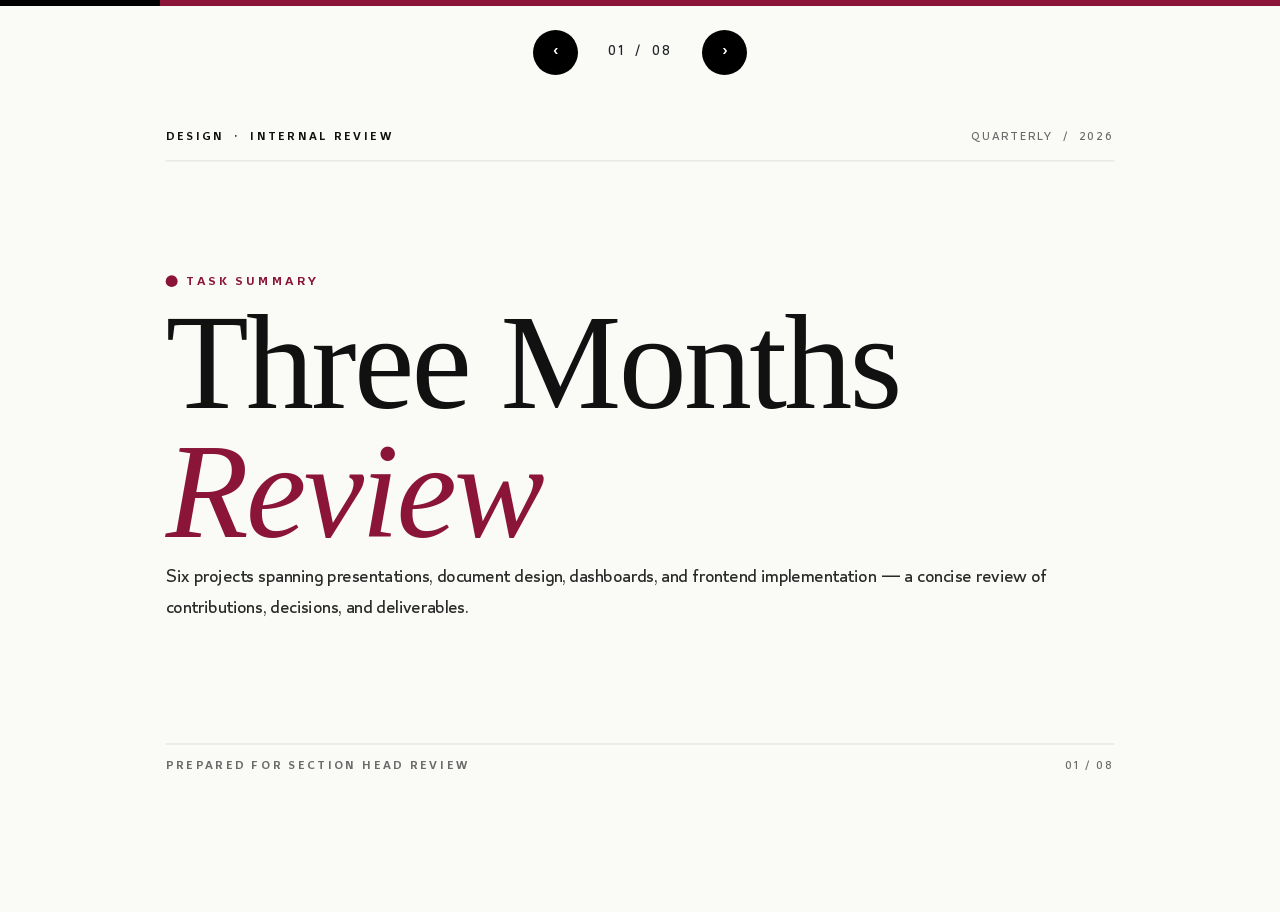
<file: summary/index.html>
<!DOCTYPE html>
<html lang="en">
  <head>
    <meta charset="UTF-8">
    <title>Task Summary – Last 3 Months</title>
        <meta name="viewport" content="width=device-width, initial-scale=1, shrink-to-fit=no">
    <link rel="stylesheet" type="text/css" href="https://cdnjs.cloudflare.com/ajax/libs/bootstrap/5.3.8/css/bootstrap.min.css" />
    <link id="site" rel="stylesheet" type="text/css" href="styles.css" />
  </head>
  <body>
    <div class="progress-bar-top">
      <div class="progress-fill" id="progress-fill"></div>
    </div>
    <!-- <div class="container"><div class="row"><div class="col-md-12"><div class="tabs"><button class="tab active" onclick="openTab(0)">Cover</button><button class="tab" onclick="openTab(1)">Overview</button><button class="tab" onclick="openTab(2)">01</button><button class="tab" onclick="openTab(3)">02</button><button class="tab" onclick="openTab(4)">03</button><button class="tab" onclick="openTab(5)">04</button><button class="tab" onclick="openTab(6)">05</button><button class="tab" onclick="openTab(7)">06</button></div></div></div></div> -->
    <div class="container">
      <div class="row">
        <div class="col-md-12">
          <!-- ========= CONTENT ========= -->
          <div class="slide-controls">
            <button class="arrow-btn" onclick="prevTab()">‹</button>
            <div class="progress-indicator">
              <span id="current-slide">01</span>
              <span class="divider">/</span>
              <span id="total-slides">08</span>
            </div>
            <button class="arrow-btn" onclick="nextTab()">›</button>
          </div>
          <div class="wrapper">
            <!-- Cover -->
            <div class="tab-content active">
              <div class="slide-container pt-4">
                <!-- PASTE CONTENT OF 1.html BODY HERE -->
                <div class="row py-3">
                  <div class="col-md-6">
                    <!-- top meta row: brand mark left, date right -->
                    <div data-object="true" data-object-type="textbox" class="brand-mark"> Design &nbsp;·&nbsp; Internal Review </div>
                  </div>
                  <div class="col-md-6">
                    <div data-object="true" data-object-type="textbox" class="review-title"> Quarterly &nbsp;/&nbsp; 2026 </div>
                  </div>
                  <!-- top hairline rule -->
                  <div class="col-12">
                    <hr class="line" />
                  </div>
                </div>
                <div class="main">
                  <div class="row">
                    <div class="col-12">
                      <div class="task-summary">
                        <!-- small accent dot -->
                        <div data-object="true" data-object-type="shape" class="dot"></div>
                        <!-- eyebrow -->
                        <h6 data-object="true" data-object-type="textbox">Task Summary</h6>
                      </div>
                    </div>
                    <div class="col-12">
                      <!-- main display title -->
                      <h1 data-object="true" data-object-type="textbox" class="main-title"> Three Months <br />
                        <em> Review</em>
                      </h1>
                      <h4 class="description">Six projects spanning presentations, document design, dashboards, and frontend implementation — a concise review of contributions, decisions, and deliverables.</h4>
                    </div>
                  </div>
                </div>
                <!-- bottom rule + footer -->
                <div class="row py-3">
                  <!-- bottom hairline rule -->
                  <div class="col-12">
                    <hr class="line" />
                  </div>
                  <div class="col-md-6">
                    <!-- top meta row: brand mark left, date right -->
                    <div data-object="true" data-object-type="textbox" class="brand-mark light"> Prepared for Section Head Review </div>
                  </div>
                  <div class="col-md-6">
                    <div data-object="true" data-object-type="textbox" class="review-title"> 01 / 08</div>
                  </div>
                </div>
              </div>
            </div>
            <!-- Overview -->
            <div class="tab-content">
              <div class="slide-container pt-4">
                <!-- PASTE CONTENT OF 1.html BODY HERE -->
                <div class="row py-3">
                  <div class="col-md-6">
                    <!-- top meta row: brand mark left, date right -->
                    <div data-object="true" data-object-type="textbox" class="brand-mark">Design &nbsp;·&nbsp; Internal Review</div>
                  </div>
                  <div class="col-md-6">
                    <div data-object="true" data-object-type="textbox" class="review-title">Overview </div>
                  </div>
                  <!-- top hairline rule -->
                  <div class="col-12">
                    <hr class="line" />
                  </div>
                </div>
                <div class="main">
                  <div class="row">
                    <div class="col-12">
                      <div class="task-summary">
                        <!-- eyebrow -->
                        <h6 data-object="true" data-object-type="textbox">At a Glance</h6>
                      </div>
                    </div>
                    <div class="col-12">
                      <!-- main display title -->
                      <h2 data-object="true" data-object-type="textbox" class="title">Six Deliverables, <em>Three Months.</em>
                      </h2>
                    </Div>
                    <div class="col-12 my-2">
                      <hr class="line" />
                    </div>
                  </div>
                  <!-- 4 metrics -->
                  <div class="row text-center">
                    <div class="col-md-3 my-4">
                      <div data-object="true" data-object-type="textbox">
                        <div class="count-heading">06</div>
                        <div class="count-text">Projects Delivered</div>
                      </div>
                    </div>
                    <div class="col-md-3 my-4">
                      <div data-object="true" data-object-type="textbox">
                        <div class="count-heading">02</div>
                        <div class="count-text">Bilingual&nbsp;·&nbsp;EN / AR</div>
                      </div>
                    </div>
                    <div class="col-md-3 my-4">
                      <div data-object="true" data-object-type="textbox">
                        <div class="count-heading">05</div>
                        <div class="count-text">Tools Used</div>
                      </div>
                    </div>
                    <div class="col-md-3 my-4">
                      <div data-object="true" data-object-type="textbox">
                        <div class="count-heading">03</div>
                        <div class="count-text">Months Reviewed</div>
                      </div>
                    </div>
                    <div class="col-12">
                      <hr class="line" />
                    </div>
                  </div>
                  <div class="row">
                    <div class="col-12 my-4">
                      <!-- index list -->
                      <div data-object="true" data-object-type="textbox" class="index mt-2">Index</div>
                    </div>
                    <div class="col-md-6">
                      <!-- col 1 -->
                      <div data-object="true" data-object-type="textbox" class="num-bullets">
                        <div class="d-flex align-items-center gap-4 mb-2">
                          <span class="num">01</span>
                          <span class="text">CDB Guidance Document for Entities</span>
                        </div>
                        <div class="d-flex align-items-center gap-4 mb-2">
                          <span class="num">02</span>
                          <span class="text">Presentation on Census Update</span>
                        </div>
                        
                        <div class="d-flex align-items-center gap-4 mb-2">
                          <span class="num">03</span>
                          <span class="text">DG Dashboard Design</span>
                        </div>
                      </div>
                    </div>
                    <div class="col-md-6">
                      <!-- col 2 -->
                      <div data-object="true" data-object-type="textbox" class="num-bullets">
                        <div class="d-flex align-items-center gap-4 mb-2">
                          <span class="num">04</span>
                          <span class="text">PDF Extractor — Design &amp; Frontend</span>
                        </div>
                        <div class="d-flex align-items-center gap-4 mb-2">
                          <span class="num">05</span>
                          <span class="text">APID Performance Presentation</span>
                        </div>
                        <div class="d-flex align-items-center gap-4 mb-2">
                          <span class="num">06</span>
                          <span class="text">SSD Priorities — Workflow</span>
                        </div>
                      </div>
                    </div>
                  </div>
                </div>
                <!-- bottom rule + footer -->
                <div class="row py-3">
                  <!-- bottom hairline rule -->
                  <div class="col-12">
                    <hr class="line" />
                  </div>
                  <div class="col-md-6">
                    <!-- top meta row: brand mark left, date right -->
                    <div data-object="true" data-object-type="textbox" class="brand-mark light">Task Summary — Last 3 Months</div>
                  </div>
                  <div class="col-md-6">
                    <div data-object="true" data-object-type="textbox" class="review-title">02 / 08</div>
                  </div>
                </div>
              </div>
            </div>
            
            <!-- 01 -->
            <div class="tab-content">
              <div class="slide-container pt-4">
                <!-- PASTE CONTENT OF 1.html BODY HERE -->
                <div class="row py-3">
                  <div class="col-md-6">
                    <!-- top meta row: brand mark left, date right -->
                    <div data-object="true" data-object-type="textbox" class="brand-mark">Project 01 &nbsp;·&nbsp; Document Design</div>
                  </div>
                  <div class="col-md-6">
                    <div data-object="true" data-object-type="textbox" class="review-title">Bilingual &nbsp;·&nbsp; AR / EN</div>
                  </div>
                  <!-- top hairline rule -->
                  <div class="col-12">
                    <hr class="line" />
                  </div>
                </div>
                <div class="main">
                  <div class="row gx-5">
                    <div class="col-md-5">
                      <!-- big numeral -->
                      <div class="image-slider">
                        <!-- preview (inline) -->
                        <img src="img/p-2/1.jpg" class="preview" onclick="openLightbox(this)">
                        <!-- hidden gallery -->
                        <div class="gallery d-none">
                          <img src="img/p-2/1.jpg" class="active">
                          <img src="img/p-2/2.jpg">
                          <img src="img/p-2/3.jpg">
                          <img src="img/p-2/4.jpg">
                          <img src="img/p-2/5.jpg">
                          <img src="img/p-2/6.jpg">
                          <img src="img/p-2/7.jpg">
                          <img src="img/p-2/8.jpg">
                          <img src="img/p-2/9.jpg">
                          <img src="img/p-2/10.png">
                          <img src="img/p-2/11.png">
                          <img src="img/p-2/12.png">
                          <img src="img/p-2/13.png">
                          <img src="img/p-2/14.png">
                          <img src="img/p-2/15.png">
                          <img src="img/p-2/16.jpg">
                          <img src="img/p-2/17.jpg">
                          <img src="img/p-2/18.jpg">
                          <img src="img/p-2/19.jpg">

                        </div>
                      </div>
                      <hr class="red-line">
                      <h4 data-object="true" data-object-type="textbox" class="description fs-5"> A bilingual manual built from the ground up — seven cover concepts, unified typography, consistent iconography. </h4>
                    </div>
                    <div class="col-md-7">
                      <!-- title -->
                      <div class="task-summary">
                        <h6 data-object="true" data-object-type="textbox">CDB Guidance Document</h6>
                      </div>
                      <div data-object="true" data-object-type="textbox" class="title"> Guidance for <br />
                        <em>External Entities.</em>
                      </div>
                      <div data-object="true" data-object-type="textbox" class="index mt-5">Key Contributions</div>
                      <hr data-object="true" data-object-type="shape" class="line" />
                      <div data-object="true" data-object-type="textbox" class="num-bullets">
                        <div class="d-flex align-items-start gap-4 mb-2">
                          <span class="num">→</span class="text">
                          <span>Designed <strong>seven distinct cover page options</strong> for the manual. </span>
                        </div>
                        <div class="d-flex align-items-start gap-4 mb-2">
                          <span class="num">→</span class="text">
                          <span>Applied consistent formatting, typography, and iconography throughout the document.</span>
                        </div>
                        <div class="d-flex align-items-start gap-4 mb-2">
                          <span class="num">→</span>
                          <span class="text">Redesigned all visual elements for both Arabic and English versions — clarity, branding, and bilingual alignment.</span>
                        </div>
                      </div>
                      <!-- tools chips -->
                      <div data-object="true" data-object-type="textbox" class="index mt-5">Tools</div>
                      <hr data-object="true" data-object-type="shape" class="line" />
                      <div data-object="true" data-object-type="textbox" class="d-flex align-items-end gap-3 mb-2">
                        <span class="chip word">MS Word</span>
                        <span class="chip photoshop">Adobe Photoshop</span>
                        <span class="chip pp">MS PowerPoint</span>
                      </div>
                    </div>
                  </div>
                </div>
                <!-- bottom rule + footer -->
                <div class="row py-3">
                  <!-- bottom hairline rule -->
                  <div class="col-12">
                    <hr class="line" />
                  </div>
                  <div class="col-md-6">
                    <!-- top meta row: brand mark left, date right -->
                    <div data-object="true" data-object-type="textbox" class="brand-mark light">Task Summary — Last 3 Months</div>
                  </div>
                  <div class="col-md-6">
                    <div data-object="true" data-object-type="textbox" class="review-title">03 / 08</div>
                  </div>
                </div>
              </div>
            </div>
            <!-- 02 -->
            <div class="tab-content">
              <div class="slide-container pt-4">
                <!-- PASTE CONTENT OF 1.html BODY HERE -->
                <div class="row py-3">
                  <div class="col-md-6">
                    <!-- top meta row: brand mark left, date right -->
                    <div data-object="true" data-object-type="textbox" class="brand-mark">Project 02 &nbsp;·&nbsp; Presentation Design</div>
                  </div>
                  <div class="col-md-6">
                    <div data-object="true" data-object-type="textbox" class="review-title">Visual Presentation</div>
                  </div>
                  <!-- top hairline rule -->
                  <div class="col-12">
                    <hr class="line" />
                  </div>
                </div>
                <div class="main">
                  <div class="row gx-5">
                    <div class="col-md-5">
                      <!-- left column: Lighbox -->
                      <div class="image-slider">
                        <!-- preview (inline) -->
                        <img src="img/p-1/1.jpg" class="preview" onclick="openLightbox(this)">
                        <!-- hidden gallery -->
                        <div class="gallery d-none">
                          <img src="img/p-1/1.jpg" class="active">
                          <img src="img/p-1/2.jpg">
                          <img src="img/p-1/3.jpg">
                          <img src="img/p-1/4.jpg">
                          <img src="img/p-1/5.jpg">
                          <img src="img/p-1/6.jpg">
                          <img src="img/p-1/7.jpg">
                          <img src="img/p-1/8.jpg">
                          <img src="img/p-1/9.jpg">
                          <img src="img/p-1/10.jpg">
                        </div>
                      </div>
                      <!-- vertical caption under numeral -->
                      <hr class="red-line" />
                      <h4 data-object="true" data-object-type="textbox" class="description fs-5"> From Word document to a clear, visual-led presentation — minimal text, maximum readability. </h4>
                    </div>
                    <div class="col-md-7">
                      <div class="task-summary">
                        <h6 data-object="true" data-object-type="textbox">Census Update</h6>
                      </div>
                      <!-- right column: title + contributions -->
                      <div data-object="true" data-object-type="textbox" class="title"> Presentation on <br />
                        <em>Census Update.</em>
                      </div>
                      <div data-object="true" data-object-type="textbox" class="index mt-5">Key Contributions</div>
                      <hr class="line" />
                      <div data-object="true" data-object-type="textbox" class="num-bullets">
                        <div class="d-flex align-items-start gap-4 mb-2">
                          <span class="num">→</span>
                          <span class="text">Transformed a Word document into a clear and visually engaging presentation by extracting and structuring relevant information.</span>
                        </div>
                        <div class="d-flex align-items-start gap-4 mb-2">
                          <span class="num">→</span>
                          <span class="text">Designed slides with concise content — readability emphasized through visuals, icons, and figures.</span>
                        </div>
                        <div class="d-flex align-items-start gap-4 mb-2">
                          <span class="num">→</span>
                          <span class="text">Focused on impactful communication with minimal text and enhanced visual presentation.</span>
                        </div>
                      </div>
                    </div>
                  </div>
                </div>
                <!-- bottom rule + footer -->
                <div class="row py-3">
                  <!-- bottom hairline rule -->
                  <div class="col-12">
                    <hr class="line" />
                  </div>
                  <div class="col-md-6">
                    <!-- top meta row: brand mark left, date right -->
                    <div data-object="true" data-object-type="textbox" class="brand-mark light">Task Summary — Last 3 Months</div>
                  </div>
                  <div class="col-md-6">
                    <div data-object="true" data-object-type="textbox" class="review-title"> 04 / 08 </div>
                  </div>
                </div>
              </div>
            </div>
            <!-- 03 -->
            <div class="tab-content">
              <div class="slide-container pt-4">
                <!-- PASTE CONTENT OF 1.html BODY HERE -->
                <div class="row py-3">
                  <div class="col-md-6">
                    <!-- top meta row: brand mark left, date right -->
                    <div data-object="true" data-object-type="textbox" class="brand-mark">Project 03 &nbsp;·&nbsp; UI / Visual Design</div>
                  </div>
                  <div class="col-md-6">
                    <div data-object="true" data-object-type="textbox" class="review-title">NPC Theme</div>
                  </div>
                  <!-- top hairline rule -->
                  <div class="col-12">
                    <hr class="line" />
                  </div>
                </div>
                <div class="main">
                  <div class="row gx-5">
                    <div class="col-md-5">
                      <!-- big numeral -->
                      <div class="image-slider">
                        <!-- preview (inline) -->
                        <img src="img/p-3/2.png" class="preview" onclick="openLightbox(this)">
                        <!-- hidden gallery -->
                        <div class="gallery d-none">
                          <img src="img/p-3/2.png" class="active">
                          <img src="img/p-3/1.jpg">
                        </div>
                      </div>
                      <hr class="red-line">
                      <h4 data-object="true" data-object-type="textbox" class="description fs-5"> A full visual reset for the DG dashboard — fewer icons, clearer hierarchy, aligned to the NPC branding guidelines. </h4>
                    </div>
                    <div class="col-md-7">
                      <!-- title -->
                      <div class="task-summary">
                        <h6 data-object="true" data-object-type="textbox">DG Dashboard</h6>
                      </div>
                      <div data-object="true" data-object-type="textbox" class="title"> New visual design, <br />
                        <em>less is more.</em>
                      </div>
                      <div data-object="true" data-object-type="textbox" class="index mt-5">Key Contributions</div>
                      <hr data-object="true" data-object-type="shape" class="line" />
                      <div data-object="true" data-object-type="textbox" class="num-bullets">
                        <div class="d-flex align-items-start gap-4 mb-2">
                          <span class="num">→</span>
                          <span class="text">Developed a completely new visual design for the DG dashboard, aligned with the <strong>NPC branding guidelines</strong>. </span>
                        </div>
                        <div class="d-flex align-items-start gap-4 mb-2">
                          <span class="num">→</span>
                          <span class="text">Simplified the interface by reducing excessive icon usage — improving overall readability and user experience.</span>
                        </div>
                      </div>
                      <!-- tools chips -->
                      <div data-object="true" data-object-type="textbox" class="index mt-5">Tools</div>
                      <hr data-object="true" data-object-type="shape" class="line" />
                      <div data-object="true" data-object-type="textbox" class="d-flex align-items-end gap-3 mb-2">
                        <span class="chip photoshop">Adobe Photoshop</span>
                      </div>
                    </div>
                  </div>
                </div>
                <!-- bottom rule + footer -->
                <div class="row py-3">
                  <!-- bottom hairline rule -->
                  <div class="col-12">
                    <hr class="line" />
                  </div>
                  <div class="col-md-6">
                    <!-- top meta row: brand mark left, date right -->
                    <div data-object="true" data-object-type="textbox" class="brand-mark light">Task Summary — Last 3 Months</div>
                  </div>
                  <div class="col-md-6">
                    <div data-object="true" data-object-type="textbox" class="review-title"> 05 / 08 </div>
                  </div>
                </div>
              </div>
            </div>
            <!-- 04 -->
            <div class="tab-content">
              <div class="slide-container pt-4">
                <div class="row py-3">
                  <div class="col-md-6">
                    <!-- top meta row: brand mark left, date right -->
                    <div data-object="true" data-object-type="textbox" class="brand-mark">Project 04 &nbsp;·&nbsp; UX + Frontend</div>
                  </div>
                  <div class="col-md-6">
                    <div data-object="true" data-object-type="textbox" class="review-title">Responsive Build</div>
                  </div>
                  <!-- top hairline rule -->
                  <div class="col-12">
                    <hr class="line" />
                  </div>
                </div>
                <div class="row gx-5">
                  <div class="col-md-5">
                    <!-- big numeral -->
                    <div class="image-slider">
                        <!-- preview (inline) -->
                        <img src="img/p-4/1.jpg" class="preview" onclick="openLightbox(this)">
                        <!-- hidden gallery -->
                        <div class="gallery d-none">
                          <img src="img/p-4/1.jpg" class="active">
                          <img src="img/p-4/2.jpg">
                          <img src="img/p-4/3.jpg">
                          <img src="img/p-4/0.jpg">
                        </div>
                      </div>
                    <hr class="red-line">
                    <h4 data-object="true" data-object-type="textbox" class="description fs-5"> Designed, approved, and shipped — a simpler workflow, fewer steps, and a responsive interface built on Bootstrap. </h4>
                  </div>
                  <div class="col-md-7">
                    <!-- title -->
                    <div class="task-summary">
                      <h6 data-object="true" data-object-type="textbox">PDF Extractor</h6>
                    </div>
                    <div data-object="true" data-object-type="textbox" class="title"> Design &amp; <em>frontend,</em>
                      <br />end to end.
                    </div>
                    <div data-object="true" data-object-type="textbox" class="index mt-5">Key Contributions</div>
                    <hr data-object="true" data-object-type="shape" class="line" />
                    <div data-object="true" data-object-type="textbox" class="num-bullets">
                      <div class="d-flex align-items-start gap-4 mb-2">
                        <span class="num">→</span>
                        <span class="text">Simplified the workflow and interaction steps to enhance user experience.</span>
                      </div>
                      <div class="d-flex align-items-start gap-4 mb-2">
                        <span class="num">→</span>
                        <span class="text">Implemented design improvements following section head approval.</span>
                      </div>
                      <div class="d-flex align-items-start gap-4 mb-2">
                        <span class="num">→</span>
                        <span class="text">Converted the finalized design into a responsive, device-friendly interface.</span>
                      </div>
                      <div class="d-flex align-items-start gap-4 mb-2">
                        <span class="num">→</span>
                        <span class="text">Integrated Bootstrap components — <strong>Stepper, Accordion, Progress</strong> indicators for usability. </span>
                      </div>
                    </div>
                    <!-- tools chips -->
                    <div data-object="true" data-object-type="textbox" class="index mt-5">Tools</div>
                    <hr data-object="true" data-object-type="shape" class="line" />
                    <div data-object="true" data-object-type="textbox" class="d-flex align-items-end gap-3 mb-2">
                      <span class="chip photoshop">Adobe Photoshop</span>
                      <span class="chip xd">Adobe XD</span>
                      <span class="chip vscode">VS Code</span>
                    </div>
                  </div>
                </div>
                <!-- bottom rule + footer -->
                <div class="row py-3">
                  <!-- bottom hairline rule -->
                  <div class="col-12">
                    <hr class="line" />
                  </div>
                  <div class="col-md-6">
                    <!-- top meta row: brand mark left, date right -->
                    <div data-object="true" data-object-type="textbox" class="brand-mark light">Task Summary — Last 3 Months</div>
                  </div>
                  <div class="col-md-6">
                    <div data-ob ject="true" data-object-type="textbox" class="review-title"> 06 / 08 </div>
                  </div>
                </div>
              </div>
            </div>
            <!-- 05 -->
            <div class="tab-content">
              <div class="slide-container pt-4">
                <div class="row py-3">
                  <div class="col-md-6">
                    <!-- top meta row: brand mark left, date right -->
                    <div data-object="true" data-object-type="textbox" class="brand-mark">Project 05 &nbsp;·&nbsp; Presentation Design</div>
                  </div>
                  <div class="col-md-6">
                    <div data-object="true" data-object-type="textbox" class="review-title">For NSC Director</div>
                  </div>
                  <!-- top hairline rule -->
                  <div class="col-12">
                    <hr class="line" />
                  </div>
                </div>
                <div class="main">
                  <div class="row gx-5">
                    <div class="col-md-5">
                      <!-- big numeral -->
                      <div class="image-slider">
                        <!-- preview (inline) -->
                        <img src="img/p-5/1.jpg" class="preview" onclick="openLightbox(this)">
                        <!-- hidden gallery -->
                        <div class="gallery d-none">
                          <img src="img/p-5/1.jpg" class="active">
                          <img src="img/p-5/2.jpg">
                          <img src="img/p-5/3.jpg">
                          <img src="img/p-5/4.jpg">
                          <img src="img/p-5/5.jpg">
                          <img src="img/p-5/6.jpg">
                          <img src="img/p-5/7.jpg">
                          <img src="img/p-5/8.jpg">
                        </div>
                      </div>
                      <hr class="red-line">
                      <h4 data-object="true" data-object-type="textbox" class="description fs-5"> A performance narrative for the NSC Director — raw text turned into infographics, structured layouts, and clear metrics. </h4>
                    </div>
                    <div class="col-md-7">
                      <!-- title -->
                      <div class="task-summary">
                        <h6 data-object="true" data-object-type="textbox">APID Performance</h6>
                      </div>
                      <div data-object="true" data-object-type="textbox" class="title"> APID <em>Section,</em>
                        <br /> Achievements.
                      </div>
                      <div data-object="true" data-object-type="textbox" class="index mt-5">Key Contributions</div>
                      <hr data-object="true" data-object-type="shape" class="line" />
                      <div data-object="true" data-object-type="textbox" class="num-bullets">
                        <div class="d-flex align-items-start gap-4 mb-2">
                          <span class="num">→</span>
                          <span class="text">Converted provided textual content into a professional presentation — infographics, icons, structured layouts.</span>
                        </div>
                        <div class="d-flex align-items-start gap-4 mb-2">
                          <span class="num">→</span>
                          <span class="text">Highlighted team achievements and performance metrics through visually engaging slides.</span>
                        </div>
                      </div>
                      <!-- tools chips -->
                      <div data-object="true" data-object-type="textbox" class="index mt-5">Tools</div>
                      <hr data-object="true" data-object-type="shape" class="line" />
                      <div data-object="true" data-object-type="textbox" class="d-flex align-items-end gap-3 mb-2">
                        <span class="chip word">MS Word</span>
                        <span class="chip photoshop">Adobe Photoshop</span>
                        <span class="chip pp">MS PowerPoint</span>
                      </div>
                    </div>
                  </div>
                </div>
                <!-- bottom rule + footer -->
                <div class="row py-3">
                  <!-- bottom hairline rule -->
                  <div class="col-12">
                    <hr class="line" />
                  </div>
                  <div class="col-md-6">
                    <!-- top meta row: brand mark left, date right -->
                    <div data-object="true" data-object-type="textbox" class="brand-mark light">Task Summary — Last 3 Months</div>
                  </div>
                  <div class="col-md-6">
                    <div data-object="true" data-object-type="textbox" class="review-title"> 07 / 08 </div>
                  </div>
                </div>
              </div>
            </div>
            <!-- 06 -->
            <div class="tab-content">
              <div class="slide-container pt-4">
                <div class="row py-3">
                  <div class="col-md-6">
                    <!-- top meta row: brand mark left, date right -->
                    <div data-object="true" data-object-type="textbox" class="brand-mark">Project 06 &nbsp;·&nbsp; Workflow Design</div>
                  </div>
                  <div class="col-md-6">
                    <div data-object="true" data-object-type="textbox" class="review-title">Data → Process</div>
                  </div>
                  <!-- top hairline rule -->
                  <div class="col-12">
                    <hr class="line" />
                  </div>
                </div>
                <div class="main">
                  <div class="row gx-5">
                    <div class="col-md-5">
                      <!-- big numeral -->
                      <div class="image-slider">
                        <!-- preview (inline) -->
                        <img src="img/p-6/screen-1.jpg" class="preview" onclick="openLightbox(this)">
                        <!-- hidden gallery -->
                        <div class="gallery d-none">
                          <img src="img/p-6/screen-1.jpg" class="active">
                          <img src="img/p-6/screen-2.jpg">
                          <img src="img/p-6/screen-3.jpg">
                          <img src="img/p-6/screen-4.jpg">
                          <img src="img/p-6/screen-5.jpg">
                        </div>
                      </div>
                      <hr class="red-line">
                      <h4 data-object="true" data-object-type="textbox" class="description fs-5"> Raw Excel datasets reshaped into a structured workflow — the priorities of the Statistical Systems Department, end to end. </h4>
                    </div>
                    <div class="col-md-7">
                      <!-- title -->
                      <div class="task-summary">
                        <h6 data-object="true" data-object-type="textbox">SSD Priorities — Workflow</h6>
                      </div>
                      <div data-object="true" data-object-type="textbox" class="title"> From spreadsheets <br />to a <em>complete workflow.</em>
                      </div>
                      <div data-object="true" data-object-type="textbox" class="index mt-5">Key Contributions</div>
                      <hr data-object="true" data-object-type="shape" class="line" />
                      <div data-object="true" data-object-type="textbox" class="num-bullets">
                        <div class="d-flex align-items-start gap-4 mb-2">
                          <span class="num">→</span>
                          <span class="text">Transformed raw datasets from Excel sheets into a structured, visually coherent workflow layout.</span>
                        </div>
                        <div class="d-flex align-items-start gap-4 mb-2">
                          <span class="num">→</span>
                          <span class="text">Designed clear and intuitive representations to effectively communicate processes and priorities.</span>
                        </div>
                      </div>
                      <!-- tools chips -->
                      <div data-object="true" data-object-type="textbox" class="index mt-5">Tools</div>
                      <hr data-object="true" data-object-type="shape" class="line" />
                      <div data-object="true" data-object-type="textbox" class="d-flex align-items-end gap-3 mb-2">
                        <span class="chip photoshop">Adobe Photoshop</span>
                        <span class="chip xd">Adobe XD</span>
                        <span class="chip">VS Code</span>
                      </div>
                    </div>
                  </div>
                </div>
                <!-- bottom rule + footer -->
                <div class="row py-3">
                  <!-- bottom hairline rule -->
                  <div class="col-12">
                    <hr class="line" />
                  </div>
                  <div class="col-md-6">
                    <!-- top meta row: brand mark left, date right -->
                    <div data-object="true" data-object-type="textbox" class="brand-mark light">Task Summary — Last 3 Months</div>
                  </div>
                  <div class="col-md-6">
                    <div data-object="true" data-object-type="textbox" class="review-title"> 08 / 08 </div>
                  </div>
                </div>
              </div>
            </div>
          </div>
        </div>
      </div>
    </div>
    <div id="lightbox" class="lightbox">
      <span class="close" onclick="closeLightbox()">×</span>
      <img id="lightbox-img" class="lightbox-img">
      <!-- navigation -->
      <button class="prev" onclick="navigate(-1)">‹</button>
      <button class="next" onclick="navigate(1)">›</button>
      <!-- thumbnails -->
      <div class="thumb-strip" id="thumb-strip"></div>
    </div>
    <!-- ========= JS ========= -->
    <script src="https://cdnjs.cloudflare.com/ajax/libs/gsap/3.12.2/gsap.min.js"></script>
    <script>
      function closeLightbox() {}
      let currentTab = 0;
      const contents = document.querySelectorAll(".tab-content");
      const totalSlides = contents.length;
      document.getElementById("total-slides").textContent = String(totalSlides).padStart(2, '0');
      // MAIN FUNCTION
      function showTab(index) {
        if (index < 0) index = totalSlides - 1;
        if (index >= totalSlides) index = 0;
        const current = document.querySelector(".tab-content.active");
        const next = contents[index];
        // ✅ Animate OUT (current slide)
        if (current) {
          gsap.to(current, {
            x: -100,
            opacity: 0,
            duration: 0.4
          });
          current.classList.remove("active");
        }
        next.classList.add("active");
        // ✅ PARALLAX IN EFFECT
        const elements = next.querySelectorAll("h1, h2, h4, .title, .description, .num-bullets > div, img");
        gsap.fromTo(next, {
            x: -100,
            opacity: 0
          }, // ✅ start (off screen)
          {
            x: 0,
            opacity: 1,
            duration: 0.5
          } // ✅ end (center)
        );
        gsap.fromTo(elements, {
          y: 50,
          opacity: 0
        }, {
          y: 0,
          opacity: 1,
          duration: 0.6,
          stagger: 0.08,
          ease: "power2.out"
        });
        currentTab = index;
        // ✅ counter update
        document.getElementById("current-slide").textContent = String(index + 1).padStart(2, '0');
        // ✅ progress bar
        const progressPercent = ((index + 1) / totalSlides) * 100;
        document.getElementById("progress-fill").style.width = progressPercent + "%";
      }
      // NAVIGATION
      function nextTab() {
        direction = 1;
        showTab(currentTab + 1);
      }

      function prevTab() {
        direction = -1;
        showTab(currentTab - 1);
      }
      // INIT
      showTab(0);
    </script>
    <script>
      let currentGallery = [];
      let currentIndex = 0;
      let startX = 0;
      /* OPEN LIGHTBOX */
      function openLightbox(imgElement) {
        const slider = imgElement.closest(".image-slider");
        const images = slider.querySelectorAll(".gallery img");
        currentGallery = Array.from(images);
        currentIndex = 0;
        document.getElementById("lightbox").style.display = "block";
        buildThumbnails();
        showImage(currentIndex);
      }
      /* SHOW IMAGE (GSAP ANIM) */
      function showImage(index) {
        const img = document.getElementById("lightbox-img");
        // GSAP animation
        gsap.fromTo(img, {
          opacity: 0,
          scale: 0.95
        }, {
          opacity: 1,
          scale: 1,
          duration: 0.4,
          onStart: () => {
            img.src = currentGallery[index].src;
          }
        });
        updateThumbnails();
      }
      /* NAVIGATION */
      function navigate(step) {
        currentIndex = (currentIndex + step + currentGallery.length) % currentGallery.length;
        showImage(currentIndex);
      }
      /* CLOSE */
      function closeLightbox() {
        document.getElementById("lightbox").style.display = "none";
      }
      /* THUMBNAILS */
      function buildThumbnails() {
        const strip = document.getElementById("thumb-strip");
        strip.innerHTML = "";
        currentGallery.forEach((img, i) => {
          let thumb = document.createElement("img");
          thumb.src = img.src;
          thumb.onclick = () => {
            currentIndex = i;
            showImage(i);
          };
          strip.appendChild(thumb);
        });
      }

      function updateThumbnails() {
        const thumbs = document.querySelectorAll(".thumb-strip img");
        thumbs.forEach((t, i) => {
          t.classList.toggle("active", i === currentIndex);
        });
      }
      /* KEYBOARD */
      document.addEventListener("keydown", function(e) {
        if (document.getElementById("lightbox").style.display === "block") {
          if (e.key === "ArrowRight") navigate(1);
          if (e.key === "ArrowLeft") navigate(-1);
          if (e.key === "Escape") closeLightbox();
        }
      });
      /* CLICK OUTSIDE */
      document.getElementById("lightbox").addEventListener("click", function(e) {
        if (e.target === this) closeLightbox();
      });
      /* ✅ MOBILE SWIPE */
      const lightbox = document.getElementById("lightbox");
      lightbox.addEventListener("touchstart", e => {
        startX = e.touches[0].clientX;
      });
      lightbox.addEventListener("touchend", e => {
        let endX = e.changedTouches[0].clientX;
        if (startX - endX > 50) navigate(1); // swipe left
        if (endX - startX > 50) navigate(-1); // swipe right
      });
      /* ✅ AUTO RESET WHEN TAB CHANGES */
      function openTab(index) {
        let contents = document.querySelectorAll(".tab-content");
        let tabs = document.querySelectorAll(".tab");
        contents.forEach(c => c.classList.remove("active"));
        tabs.forEach(t => t.classList.remove("active"));
        contents[index].classList.add("active");
        tabs[index].classList.add("active");
        closeLightbox(); // important reset
      }
      let touchStartX = 0;
      document.addEventListener("touchstart", e => {
        touchStartX = e.touches[0].clientX;
      });
      document.addEventListener("touchend", e => {
        let touchEndX = e.changedTouches[0].clientX;
        if (touchStartX - touchEndX > 60) {
          nextTab(); // swipe left
        }
        if (touchEndX - touchStartX > 60) {
          prevTab(); // swipe right
        }
      });
    </script>
  </body>
</html>
</file>
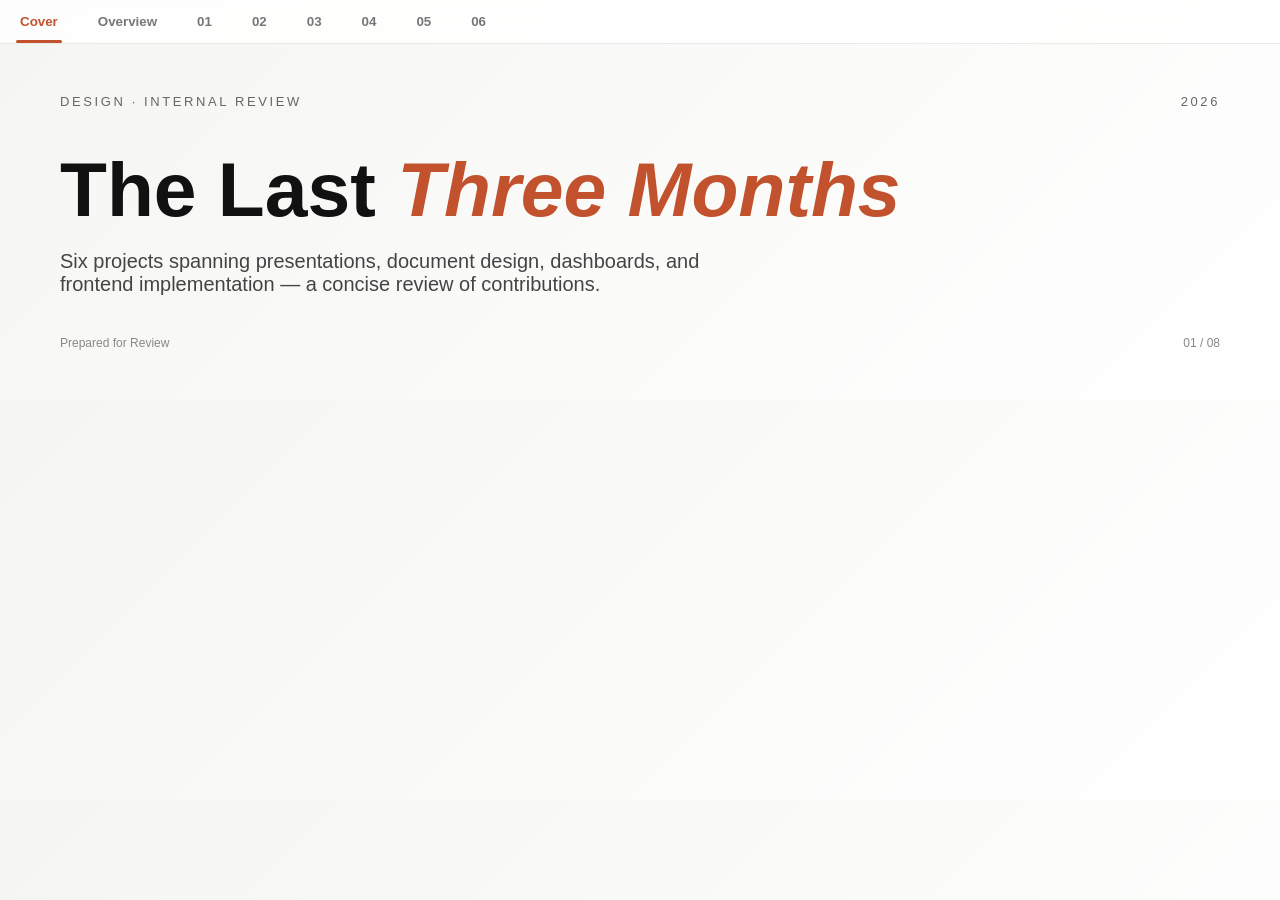
<file: final.html>
<!DOCTYPE html>
<html lang="en">
<head>
<meta charset="UTF-8">
<meta name="viewport" content="width=device-width, initial-scale=1.0">

<title>Task Summary – Modern</title>

<!-- ✅ GSAP -->
<script src="https://cdn.jsdelivr.net/npm/gsap@3.12.2/dist/gsap.min.js"></script>

<style>

/* ===== RESET ===== */
* {
    box-sizing: border-box;
    margin: 0;
    padding: 0;
}

/* ===== BASE ===== */
body {
    font-family: "Inter", -apple-system, sans-serif;
    background: linear-gradient(135deg, #f5f6f2, #ffffff);
    color: #111;
}

/* ===== TABS ===== */
.tabs {
    display: flex;
    overflow-x: auto;
    backdrop-filter: blur(10px);
    background: rgba(255,255,255,0.8);
    border-bottom: 1px solid rgba(0,0,0,0.08);
}

.tabs button {
    flex: 0 0 auto;
    padding: 14px 20px;
    border: none;
    background: none;
    cursor: pointer;
    font-weight: 600;
    color: #777;
    transition: all .3s ease;
    position: relative;
}

.tabs button.active {
    color: #C2522D;
}

.tabs button.active::after {
    content: "";
    position: absolute;
    bottom: 0;
    left: 20%;
    width: 60%;
    height: 3px;
    background: #C2522D;
    border-radius: 10px;
}

/* ===== CONTENT ===== */
.tab-content {
    display: none;
    padding: 50px 20px;
    max-width: 1200px;
    margin: auto;
}

.tab-content.active {
    display: block;
}

/* ===== HEADER ===== */
.section-header {
    display: flex;
    justify-content: space-between;
    font-size: 13px;
    letter-spacing: .2em;
    text-transform: uppercase;
    margin-bottom: 40px;
    color: #666;
}

/* ===== TITLES ===== */
.title-xl {
    font-size: clamp(40px, 6vw, 90px);
    line-height: 1.05;
}

.title-lg {
    font-size: clamp(28px, 4vw, 56px);
}

.text-accent {
    color: #C2522D;
}

/* ===== GLASS CARD ===== */
.card {
    background: rgba(255,255,255,0.65);
    backdrop-filter: blur(14px);
    border-radius: 18px;
    padding: 28px;
    box-shadow: 0 12px 30px rgba(0,0,0,0.08);
}

/* ===== COVER ===== */
.cover {
    display: flex;
    flex-direction: column;
    gap: 20px;
}

.cover p {
    font-size: clamp(16px, 1.6vw, 20px);
    max-width: 650px;
    color: #444;
}

/* ===== METRICS ===== */
.metrics {
    display: grid;
    grid-template-columns: repeat(auto-fit, minmax(160px, 1fr));
    gap: 20px;
}

.metric h2 {
    font-size: 48px;
}

.metric span {
    font-size: 12px;
    color: #777;
    letter-spacing: .12em;
}

/* ===== PROJECT ===== */
.project {
    display: grid;
    grid-template-columns: 80px 1fr;
    gap: 24px;
}

.project-number {
    font-size: 48px;
    font-weight: 700;
    color: #C2522D;
}

.project-content h2 {
    font-size: clamp(24px, 3vw, 40px);
}

.project-content ul {
    margin-top: 15px;
}

.project-content li {
    margin-bottom: 8px;
    color: #555;
}

/* ===== CHIPS ===== */
.chips {
    margin-top: 15px;
}

.chips span {
    display: inline-block;
    padding: 6px 12px;
    border-radius: 20px;
    background: rgba(0,0,0,0.05);
    margin-right: 8px;
    font-size: 12px;
}

/* ===== FOOTER ===== */
.footer {
    display: flex;
    justify-content: space-between;
    margin-top: 40px;
    font-size: 12px;
    color: #888;
}

/* ===== MOBILE ===== */
@media(max-width:768px){
    .project {
        grid-template-columns: 1fr;
    }
}

/* ===== ANIMATION STATES ===== */
.fade {
    opacity: 0;
    transform: translateY(30px);
}

</style>
</head>

<body>

<!-- ===== TABS ===== -->
<div class="tabs">
<button class="tab active" onclick="switchTab(0)">Cover</button>
<button class="tab" onclick="switchTab(1)">Overview</button>
<button class="tab" onclick="switchTab(2)">01</button>
<button class="tab" onclick="switchTab(3)">02</button>
<button class="tab" onclick="switchTab(4)">03</button>
<button class="tab" onclick="switchTab(5)">04</button>
<button class="tab" onclick="switchTab(6)">05</button>
<button class="tab" onclick="switchTab(7)">06</button>
</div>

<!-- ===== COVER ===== -->
<div class="tab-content active">
<div class="section-header">
<span>Design · Internal Review</span>
<span>2026</span>
</div>

<div class="cover">
<h1 class="title-xl fade">
The Last <span class="text-accent"><em>Three Months</em></span>
</h1>

<p class="fade">
Six projects spanning presentations, document design, dashboards, and frontend implementation — a concise review of contributions.
</p>
</div>

<div class="footer fade">
<span>Prepared for Review</span>
<span>01 / 08</span>
</div>
</div>

<!-- ===== OVERVIEW ===== -->
<div class="tab-content">
<div class="section-header">
<span>Overview</span>
<span>Summary</span>
</div>

<h1 class="title-lg fade">
Six deliverables, <span class="text-accent"><em>one quarter</em></span>
</h1>

<br>

<div class="metrics">
<div class="card metric fade"><h2>06</h2><span>Projects</span></div>
<div class="card metric fade"><h2>02</h2><span>Bilingual</span></div>
<div class="card metric fade"><h2>05</h2><span>Tools</span></div>
<div class="card metric fade"><h2 class="text-accent">03</h2><span>Months</span></div>
</div>

</div>

<!-- ===== PROJECT PAGES ===== -->
<div class="tab-content">
<div class="project fade">
<div class="project-number">01</div>
<div class="project-content">
<h2>Census Presentation</h2>
<ul>
<li>Structured visual storytelling</li>
<li>Improved readability</li>
<li>Minimal text approach</li>
</ul>
</div>
</div>
</div>

<div class="tab-content">
<div class="project fade">
<div class="project-number">02</div>
<div>
<h2>CDB Manual</h2>
<ul>
<li>6 cover concepts</li>
<li>Typography system</li>
<li>Bilingual design</li>
</ul>
<div class="chips">
<span>Word</span><span>Photoshop</span><span>PowerPoint</span>
</div>
</div>
</div>
</div>

<div class="tab-content">
<div class="project fade">
<div class="project-number">03</div>
<div>
<h2>DG Dashboard</h2>
<ul>
<li>NPC aligned UI</li>
<li>Improved clarity</li>
</ul>
</div>
</div>
</div>

<div class="tab-content">
<div class="project fade">
<div class="project-number">04</div>
<div>
<h2>PDF Extractor</h2>
<ul>
<li>Workflow redesign</li>
<li>Responsive UI</li>
<li>Bootstrap interaction</li>
</ul>
</div>
</div>
</div>

<div class="tab-content">
<div class="project fade">
<div class="project-number">05</div>
<div>
<h2>APID Presentation</h2>
<ul>
<li>Infographic storytelling</li>
<li>Performance insights</li>
</ul>
</div>
</div>
</div>

<div class="tab-content">
<div class="project fade">
<div class="project-number">06</div>
<div>
<h2>SSD Workflow</h2>
<ul>
<li>Excel → workflow</li>
<li>Process clarity</li>
</ul>
</div>
</div>
</div>

<!-- ===== JS ===== -->
<script>

function switchTab(index) {
    const tabs = document.querySelectorAll(".tab");
    const contents = document.querySelectorAll(".tab-content");

    tabs.forEach(t => t.classList.remove("active"));

    // exit animation
    gsap.to(".tab-content.active", {
        opacity: 0,
        y: -20,
        duration: 0.3,
        onComplete: () => {
            contents.forEach(c => c.classList.remove("active"));
            tabs[index].classList.add("active");
            contents[index].classList.add("active");

            animateIn();
        }
    });
}

/* ===== ENTRANCE ===== */
function animateIn() {
    gsap.fromTo(".tab-content.active .fade",
        { opacity: 0, y: 30 },
        {
            opacity: 1,
            y: 0,
            duration: 0.7,
            stagger: 0.15,
            ease: "power2.out"
        }
    );
}

/* INITIAL LOAD */
animateIn();

</script>

</body>
</html>
</file>
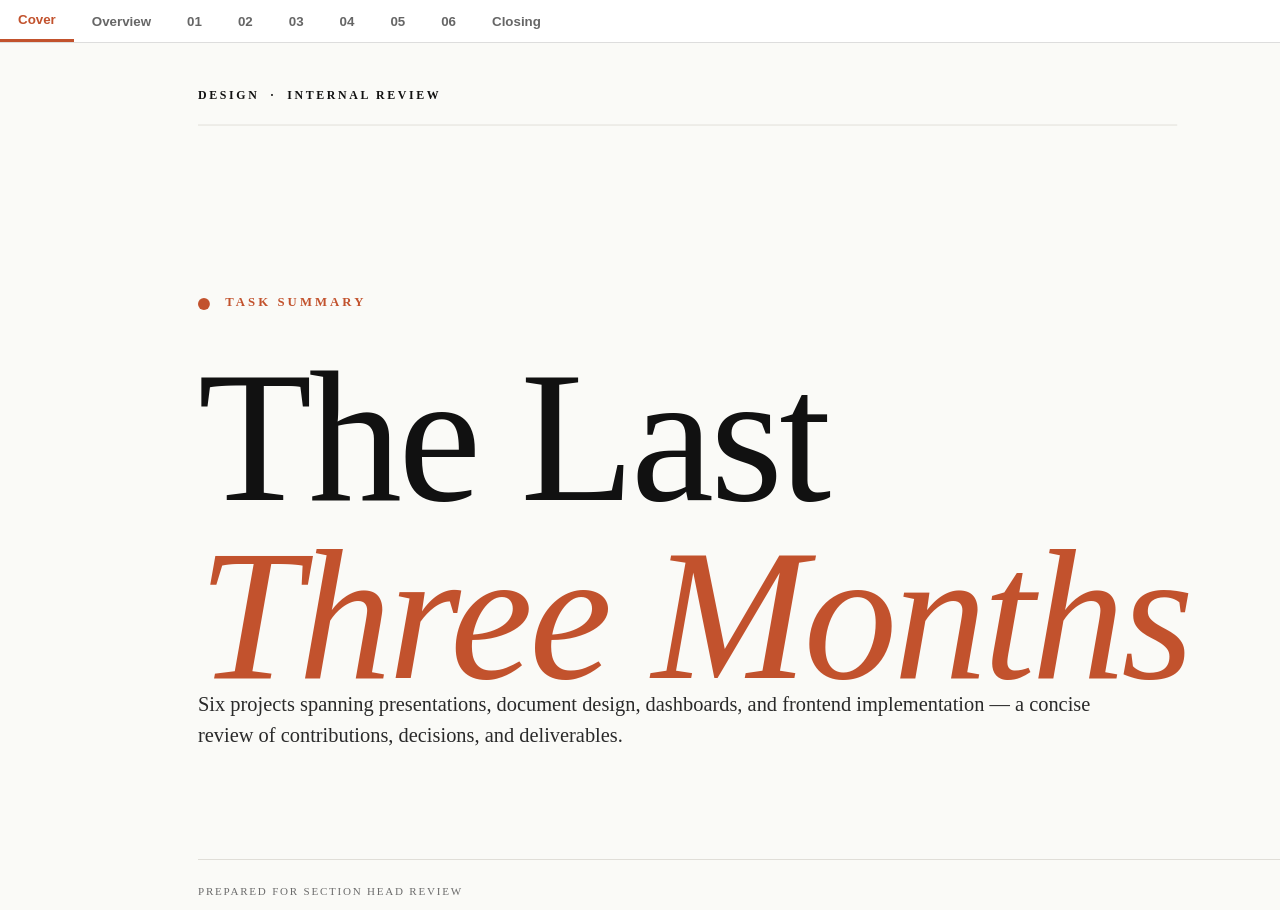
<file: merged.html>
<!DOCTYPE html>
<html lang="en">
<head>
<meta charset="UTF-8">
<title>Task Summary – Last 3 Months</title>

<style>
/* ===== GLOBAL STYLES (MERGED CSS) ===== */
/* ===== BASE ===== */
body {
    margin: 0;
    font-family: 'Times New Roman', sans-serif;
    background: #FAFAF7;
}

.wrapper {
    display: flex;
    justify-content: center;
}

/* ===== TABS ===== */
.tabs {
    display: flex;
    border-bottom: 1px solid #ddd;
    background: #fff;
    overflow-x: auto;
}

.tabs button {
    padding: 12px 18px;
    border: none;
    background: none;
    cursor: pointer;
    font-weight: 600;
    color: #666;
}

.tabs button.active {
    border-bottom: 3px solid #C2522D;
    color: #C2522D;
}

/* ===== TAB CONTENT ===== */
.tab-content {
    display: none;
    width: 100%;
}

.tab-content.active {
    display: block;
}

/* ===== SLIDE SYSTEM ===== */
.slide-container {
    position: relative;
    width: 100%;
    max-width: 1920px;
    margin:auto;
    transform:scale(0.8);
    transform-origin:top center;
    background: #FAFAF7;
}

/* ===== RESPONSIVE SCALING ===== */
@media (max-width: 1400px) {
    .slide-container {
        transform: scale(0.85);
        transform-origin: top center;
    }
}

@media (max-width: 1000px) {
    .slide-container {
        transform: scale(0.65);
    }
}

@media (max-width: 600px) {
    .slide-container {
        transform: scale(0.5);
    }
}

/* ===== COMMON ELEMENTS ===== */

.line {
    position: absolute;
    height: 1px;
    background: #DCDAD3;
}

.text-small {
    font-size: 13px;
    letter-spacing: 0.16em;
    color: #6B6B6B;
    text-transform: uppercase;
}

.text-title {
    font-family: serif;
    color: #111;
}

.text-accent {
    color: #C2522D;
}

.dot {
    width: 14px;
    height: 14px;
    border-radius: 50%;
    background: #C2522D;
    position: absolute;
}

.flex-row {
    display: flex;
    gap: 24px;
    align-items: baseline;
}

.chip {
    display: inline-block;
    padding: 6px 14px;
    border: 1px solid #DCDAD3;
    border-radius: 24px;
    margin-right: 10px;
}
</style>

</head>

<body>

<!-- ========= TABS ========= -->
<div class="tabs">
    <button class="tab active" onclick="openTab(0)">Cover</button>
    <button class="tab" onclick="openTab(1)">Overview</button>
    <button class="tab" onclick="openTab(2)">01</button>
    <button class="tab" onclick="openTab(3)">02</button>
    <button class="tab" onclick="openTab(4)">03</button>
    <button class="tab" onclick="openTab(5)">04</button>
    <button class="tab" onclick="openTab(6)">05</button>
    <button class="tab" onclick="openTab(7)">06</button>
    <button class="tab" onclick="openTab(8)">Closing</button>
</div>

<!-- ========= CONTENT ========= -->
<div class="wrapper">

<!-- Cover -->
<div class="tab-content active">
<div class="slide-container">
     <!-- PASTE CONTENT OF 1.html BODY HERE -->
     <!-- top hairline rule -->
  <div data-object="true" data-object-type="shape" data-screen-label="01 Cover" class="line" style="left:120px; top:96px; width:90%;"></div>

  <!-- top meta row: brand mark left, date right -->
  <div data-object="true" data-object-type="textbox" style="position:absolute; left:120px; top:54px; width:600px; height:30px; font-family:var(--sans); font-size:14px; font-weight:600; letter-spacing:0.22em; color:#111; text-transform:uppercase; z-index:10;">
    Design &nbsp;·&nbsp; Internal Review
  </div>

  <div data-object="true" data-object-type="textbox" style="position:absolute; left:1500px; top:54px; width:300px; height:30px; font-family:var(--sans); font-size:14px; font-weight:500; letter-spacing:0.18em; color:#6B6B6B; text-transform:uppercase; text-align:right; z-index:10;">
    Quarterly &nbsp;/&nbsp; 2026
  </div>

  <!-- small accent dot -->
  <div data-object="true" data-object-type="shape" style="position:absolute; left:120px; top:300px; width:14px; height:14px; border-radius:50%; background:#C2522D; z-index:5;"></div>

  <!-- eyebrow -->
  <div data-object="true" data-object-type="textbox" style="position:absolute; left:152px; top:296px; width:600px; height:30px; font-family:var(--sans); font-size:15px; font-weight:600; letter-spacing:0.24em; color:#C2522D; text-transform:uppercase; z-index:10;">
    Task Summary
  </div>

  <!-- main display title -->
  <div data-object="true" data-object-type="textbox" style="position:absolute; left:120px; top:360px; width:1500px; height:400px; font-family:Times New Roman; font-size:220px; font-weight:400; line-height:0.95; color:#111; letter-spacing:-0.02em; z-index:10;">
    The Last<br/><em style="font-style:italic; color:#C2522D;">Three&nbsp;Months</em>
  </div>

  <!-- subtitle -->
  <div data-object="true" data-object-type="textbox" style="position:absolute; left:120px; top:760px; width:1100px; height:90px; font-family:var(--sans); font-size:24px; font-weight:400; line-height:1.5; color:#2A2A2A; z-index:10;">
    Six projects spanning presentations, document design, dashboards, and frontend implementation — a concise review of contributions, decisions, and deliverables.
  </div>

  <!-- bottom hairline -->
  <div data-object="true" data-object-type="shape" style="position:absolute; left:120px; top:960px; width:1680px; height:1px; background:#DCDAD3; z-index:1;"></div>

  <!-- footer left -->
  <div data-object="true" data-object-type="textbox" style="position:absolute; left:120px; top:990px; width:600px; height:30px; font-family:var(--sans); font-size:13px; font-weight:500; letter-spacing:0.16em; color:#6B6B6B; text-transform:uppercase; z-index:10;">
    Prepared for Section Head Review
  </div>

  <!-- footer right -->
  <div data-object="true" data-object-type="textbox" style="position:absolute; left:1700px; top:990px; width:100px; height:30px; font-family:var(--sans); font-size:13px; font-weight:600; letter-spacing:0.16em; color:#111; text-align:right; z-index:10;">
    01 / 09
  </div>
</div>
</div>

<!-- Overview -->
<div class="tab-content">
<div class="slide-container">
<!-- PASTE CONTENT OF 2.html BODY HERE -->
 <!-- top rule -->
  <div data-object="true" data-object-type="shape" data-screen-label="02 Overview" class="line" style="left:120px; top:96px; width:90%;"></div>

  <!-- top meta -->
  <div data-object="true" data-object-type="textbox" style="position:absolute; left:120px; top:54px; width:600px; height:30px; font-family:var(--sans); font-size:14px; font-weight:600; letter-spacing:0.22em; color:#111; text-transform:uppercase; z-index:10;">
    Design &nbsp;·&nbsp; Internal Review
  </div>
  <div data-object="true" data-object-type="textbox" style="position:absolute; left:1500px; top:54px; width:300px; height:30px; font-family:var(--sans); font-size:14px; font-weight:500; letter-spacing:0.18em; color:#6B6B6B; text-transform:uppercase; text-align:right; z-index:10;">
    Overview
  </div>

  <!-- section eyebrow -->
  <div data-object="true" data-object-type="textbox" style="position:absolute; left:120px; top:170px; width:600px; height:28px; font-family:var(--sans); font-size:14px; font-weight:600; letter-spacing:0.24em; color:#C2522D; text-transform:uppercase; z-index:10;">
    At a Glance
  </div>

  <!-- big title -->
  <div data-object="true" data-object-type="textbox" style="position:absolute; left:120px; top:210px; width:1500px; height:160px; font-family:var(--serif); font-size:120px; font-weight:400; line-height:1.0; color:#111; letter-spacing:-0.02em; z-index:10;">
    Six deliverables, <em style="font-style:italic; color:#C2522D;">one quarter.</em>
  </div>

  <!-- metric strip -->
  <div data-object="true" data-object-type="shape" style="position:absolute; left:120px; top:430px; width:1680px; height:1px; background:#DCDAD3; z-index:1;"></div>

  <!-- 4 metrics -->
  <div data-object="true" data-object-type="textbox" style="position:absolute; left:120px; top:460px; width:380px; height:160px; z-index:10;">
    <div style="font-family:var(--serif); font-size:96px; font-weight:400; line-height:1; color:#111;">06</div>
    <div style="font-family:var(--sans); font-size:15px; font-weight:600; letter-spacing:0.18em; color:#6B6B6B; text-transform:uppercase; margin-top:14px;">Projects Delivered</div>
  </div>

  <div data-object="true" data-object-type="textbox" style="position:absolute; left:540px; top:460px; width:380px; height:160px; z-index:10;">
    <div style="font-family:var(--serif); font-size:96px; font-weight:400; line-height:1; color:#111;">02</div>
    <div style="font-family:var(--sans); font-size:15px; font-weight:600; letter-spacing:0.18em; color:#6B6B6B; text-transform:uppercase; margin-top:14px;">Bilingual&nbsp;·&nbsp;EN / AR</div>
  </div>

  <div data-object="true" data-object-type="textbox" style="position:absolute; left:960px; top:460px; width:380px; height:160px; z-index:10;">
    <div style="font-family:var(--serif); font-size:96px; font-weight:400; line-height:1; color:#111;">05</div>
    <div style="font-family:var(--sans); font-size:15px; font-weight:600; letter-spacing:0.18em; color:#6B6B6B; text-transform:uppercase; margin-top:14px;">Tools Used</div>
  </div>

  <div data-object="true" data-object-type="textbox" style="position:absolute; left:1380px; top:460px; width:380px; height:160px; z-index:10;">
    <div style="font-family:var(--serif); font-size:96px; font-weight:400; line-height:1; color:#C2522D;">03</div>
    <div style="font-family:var(--sans); font-size:15px; font-weight:600; letter-spacing:0.18em; color:#6B6B6B; text-transform:uppercase; margin-top:14px;">Months Reviewed</div>
  </div>

  <div data-object="true" data-object-type="shape" style="position:absolute; left:120px; top:660px; width:1680px; height:1px; background:#DCDAD3; z-index:1;"></div>

  <!-- index list -->
  <div data-object="true" data-object-type="textbox" style="position:absolute; left:120px; top:700px; width:600px; height:28px; font-family:var(--sans); font-size:14px; font-weight:600; letter-spacing:0.24em; color:#6B6B6B; text-transform:uppercase; z-index:10;">
    Index
  </div>

  <!-- col 1 -->
  <div data-object="true" data-object-type="textbox" style="position:absolute; left:120px; top:750px; width:780px; height:200px; font-family:var(--sans); font-size:22px; line-height:1.7; color:#111; z-index:10;">
    <div style="display:flex; gap:24px; align-items:baseline;"><span style="font-family:var(--serif); font-size:24px; color:#C2522D; width:46px;">01</span><span>Presentation on Census Update</span></div>
    <div style="display:flex; gap:24px; align-items:baseline;"><span style="font-family:var(--serif); font-size:24px; color:#C2522D; width:46px;">02</span><span>CDB Guidance Document for Entities</span></div>
    <div style="display:flex; gap:24px; align-items:baseline;"><span style="font-family:var(--serif); font-size:24px; color:#C2522D; width:46px;">03</span><span>DG Dashboard Design</span></div>
  </div>

  <!-- col 2 -->
  <div data-object="true" data-object-type="textbox" style="position:absolute; left:990px; top:750px; width:810px; height:200px; font-family:var(--sans); font-size:22px; line-height:1.7; color:#111; z-index:10;">
    <div style="display:flex; gap:24px; align-items:baseline;"><span style="font-family:var(--serif); font-size:24px; color:#C2522D; width:46px;">04</span><span>PDF Extractor — Design &amp; Frontend</span></div>
    <div style="display:flex; gap:24px; align-items:baseline;"><span style="font-family:var(--serif); font-size:24px; color:#C2522D; width:46px;">05</span><span>APID Performance Presentation</span></div>
    <div style="display:flex; gap:24px; align-items:baseline;"><span style="font-family:var(--serif); font-size:24px; color:#C2522D; width:46px;">06</span><span>SSD Priorities — Workflow</span></div>
  </div>

  <!-- bottom rule + footer -->
  <div data-object="true" data-object-type="shape" style="position:absolute; left:120px; top:960px; width:1680px; height:1px; background:#DCDAD3; z-index:1;"></div>
  <div data-object="true" data-object-type="textbox" style="position:absolute; left:120px; top:990px; width:600px; height:30px; font-family:var(--sans); font-size:13px; font-weight:500; letter-spacing:0.16em; color:#6B6B6B; text-transform:uppercase; z-index:10;">
    Task Summary — Last 3 Months
  </div>
  <div data-object="true" data-object-type="textbox" style="position:absolute; left:1700px; top:990px; width:100px; height:30px; font-family:var(--sans); font-size:13px; font-weight:600; letter-spacing:0.16em; color:#111; text-align:right; z-index:10;">
    02 / 09
  </div>
</div>
</div>

<!-- 01 -->
<div class="tab-content">
<div class="slide-container">
<!-- PASTE CONTENT OF 3.html BODY HERE -->
<!-- header -->
  <div data-object="true" data-object-type="shape" data-screen-label="03 Task 01 Census" class="line" style="left:120px; top:96px; width:90%;"></div>
  <div data-object="true" data-object-type="textbox" style="position:absolute; left:120px; top:54px; width:600px; height:30px; font-family:var(--sans); font-size:14px; font-weight:600; letter-spacing:0.22em; color:#111; text-transform:uppercase; z-index:10;">Project 01 &nbsp;·&nbsp; Presentation Design</div>
  <div data-object="true" data-object-type="textbox" style="position:absolute; left:1500px; top:54px; width:300px; height:30px; font-family:var(--sans); font-size:14px; font-weight:500; letter-spacing:0.18em; color:#6B6B6B; text-transform:uppercase; text-align:right; z-index:10;">Visual Storytelling</div>

  <!-- left column: big numeral -->
  <div data-object="true" data-object-type="textbox" style="position:absolute; left:120px; top:200px; width:560px; height:440px; font-family:var(--serif); font-size:440px; font-weight:400; line-height:0.85; color:#111; letter-spacing:-0.04em; z-index:10;">
    01
  </div>

  <!-- vertical caption under numeral -->
  <div data-object="true" data-object-type="shape" style="position:absolute; left:120px; top:640px; width:80px; height:1px; background:#C2522D; z-index:1;"></div>
  <div data-object="true" data-object-type="textbox" style="position:absolute; left:120px; top:660px; width:520px; height:120px; font-family:var(--sans); font-size:17px; font-weight:500; line-height:1.6; color:#6B6B6B; z-index:10;">
    From Word document to a clear, visual-led presentation — minimal text, maximum readability.
  </div>

  <!-- right column: title + contributions -->
  <div data-object="true" data-object-type="textbox" style="position:absolute; left:760px; top:200px; width:380px; height:28px; font-family:var(--sans); font-size:13px; font-weight:600; letter-spacing:0.24em; color:#C2522D; text-transform:uppercase; z-index:10;">Census Update</div>

  <div data-object="true" data-object-type="textbox" style="position:absolute; left:760px; top:235px; width:1050px; height:200px; font-family:var(--serif); font-size:84px; font-weight:400; line-height:1.0; color:#111; letter-spacing:-0.02em; z-index:10;">
    Presentation on<br/><em style="font-style:italic;">Census Update.</em>
  </div>

  <div data-object="true" data-object-type="shape" style="position:absolute; left:760px; top:475px; width:1040px; height:1px; background:#DCDAD3; z-index:1;"></div>

  <div data-object="true" data-object-type="textbox" style="position:absolute; left:760px; top:495px; width:300px; height:28px; font-family:var(--sans); font-size:13px; font-weight:600; letter-spacing:0.22em; color:#6B6B6B; text-transform:uppercase; z-index:10;">Key Contributions</div>

  <div data-object="true" data-object-type="textbox" style="position:absolute; left:760px; top:540px; width:1050px; height:300px; font-family:var(--sans); font-size:22px; line-height:1.55; color:#111; z-index:10;">
    <div style="display:flex; gap:24px; margin-bottom:22px;"><span style="font-family:var(--serif); font-size:24px; color:#C2522D; width:36px; flex-shrink:0;">→</span><span>Transformed a Word document into a clear and visually engaging presentation by extracting and structuring relevant information.</span></div>
    <div style="display:flex; gap:24px; margin-bottom:22px;"><span style="font-family:var(--serif); font-size:24px; color:#C2522D; width:36px; flex-shrink:0;">→</span><span>Designed slides with concise content — readability emphasized through visuals, icons, and figures.</span></div>
    <div style="display:flex; gap:24px;"><span style="font-family:var(--serif); font-size:24px; color:#C2522D; width:36px; flex-shrink:0;">→</span><span>Focused on impactful communication with minimal text and enhanced visual storytelling.</span></div>
  </div>

  <!-- footer -->
  <div data-object="true" data-object-type="shape" style="position:absolute; left:120px; top:960px; width:1680px; height:1px; background:#DCDAD3; z-index:1;"></div>
  <div data-object="true" data-object-type="textbox" style="position:absolute; left:120px; top:990px; width:600px; height:30px; font-family:var(--sans); font-size:13px; font-weight:500; letter-spacing:0.16em; color:#6B6B6B; text-transform:uppercase; z-index:10;">Task Summary — Last 3 Months</div>
  <div data-object="true" data-object-type="textbox" style="position:absolute; left:1700px; top:990px; width:100px; height:30px; font-family:var(--sans); font-size:13px; font-weight:600; letter-spacing:0.16em; color:#111; text-align:right; z-index:10;">03 / 09</div>

</div>
</div>

<!-- 02 -->
<div class="tab-content">
<div class="slide-container">
<!-- PASTE CONTENT OF 4.html BODY HERE -->
<!-- header -->
  <div data-object="true" data-object-type="shape" data-screen-label="04 Task 02 CDB" class="line" style="left:120px; top:96px; width:90%;"></div>
  <div data-object="true" data-object-type="textbox" style="position:absolute; left:120px; top:54px; width:600px; height:30px; font-family:var(--sans); font-size:14px; font-weight:600; letter-spacing:0.22em; color:#111; text-transform:uppercase; z-index:10;">Project 02 &nbsp;·&nbsp; Document Design</div>
  <div data-object="true" data-object-type="textbox" style="position:absolute; left:1500px; top:54px; width:300px; height:30px; font-family:var(--sans); font-size:14px; font-weight:500; letter-spacing:0.18em; color:#6B6B6B; text-transform:uppercase; text-align:right; z-index:10;">Bilingual &nbsp;·&nbsp; AR / EN</div>

  <!-- big numeral -->
  <div data-object="true" data-object-type="textbox" style="position:absolute; left:120px; top:200px; width:560px; height:440px; font-family:var(--serif); font-size:440px; font-weight:400; line-height:0.85; color:#111; letter-spacing:-0.04em; z-index:10;">
    02
  </div>

  <div data-object="true" data-object-type="shape" style="position:absolute; left:120px; top:640px; width:80px; height:1px; background:#C2522D; z-index:1;"></div>
  <div data-object="true" data-object-type="textbox" style="position:absolute; left:120px; top:660px; width:520px; height:120px; font-family:var(--sans); font-size:17px; font-weight:500; line-height:1.6; color:#6B6B6B; z-index:10;">
    A bilingual manual built from the ground up — six cover concepts, unified typography, consistent iconography.
  </div>

  <!-- title -->
  <div data-object="true" data-object-type="textbox" style="position:absolute; left:760px; top:200px; width:380px; height:28px; font-family:var(--sans); font-size:13px; font-weight:600; letter-spacing:0.24em; color:#C2522D; text-transform:uppercase; z-index:10;">CDB Guidance Document</div>

  <div data-object="true" data-object-type="textbox" style="position:absolute; left:760px; top:235px; width:1050px; height:200px; font-family:var(--serif); font-size:84px; font-weight:400; line-height:1.0; color:#111; letter-spacing:-0.02em; z-index:10;">
    Manual for<br/><em style="font-style:italic;">CDB Entities.</em>
  </div>

  <div data-object="true" data-object-type="shape" style="position:absolute; left:760px; top:475px; width:1040px; height:1px; background:#DCDAD3; z-index:1;"></div>

  <div data-object="true" data-object-type="textbox" style="position:absolute; left:760px; top:495px; width:300px; height:28px; font-family:var(--sans); font-size:13px; font-weight:600; letter-spacing:0.22em; color:#6B6B6B; text-transform:uppercase; z-index:10;">Key Contributions</div>

  <div data-object="true" data-object-type="textbox" style="position:absolute; left:760px; top:540px; width:1050px; height:260px; font-family:var(--sans); font-size:22px; line-height:1.55; color:#111; z-index:10;">
    <div style="display:flex; gap:24px; margin-bottom:20px;"><span style="font-family:var(--serif); font-size:24px; color:#C2522D; width:36px; flex-shrink:0;">→</span><span>Designed <strong>six distinct cover page options</strong> for the manual.</span></div>
    <div style="display:flex; gap:24px; margin-bottom:20px;"><span style="font-family:var(--serif); font-size:24px; color:#C2522D; width:36px; flex-shrink:0;">→</span><span>Applied consistent formatting, typography, and iconography throughout the document.</span></div>
    <div style="display:flex; gap:24px;"><span style="font-family:var(--serif); font-size:24px; color:#C2522D; width:36px; flex-shrink:0;">→</span><span>Redesigned all visual elements for both Arabic and English versions — clarity, branding, and bilingual alignment.</span></div>
  </div>

  <!-- tools chips -->
  <div data-object="true" data-object-type="textbox" style="position:absolute; left:760px; top:830px; width:200px; height:28px; font-family:var(--sans); font-size:12px; font-weight:600; letter-spacing:0.22em; color:#6B6B6B; text-transform:uppercase; z-index:10;">Tools</div>
  <div data-object="true" data-object-type="textbox" style="position:absolute; left:760px; top:870px; width:1040px; height:50px; font-family:var(--sans); font-size:15px; font-weight:500; color:#111; z-index:10;">
    <span class="chip" style=" border:1px solid #DCDAD3; border-radius:999px; margin-right:10px;">MS Word</span>
    <span class="chip" style=" border:1px solid #DCDAD3; border-radius:999px; margin-right:10px;">Adobe Photoshop</span>
    <span class="chip" style=" border:1px solid #DCDAD3; border-radius:999px;">MS PowerPoint</span>
  </div>

  <!-- footer -->
  <div data-object="true" data-object-type="shape" style="position:absolute; left:120px; top:960px; width:1680px; height:1px; background:#DCDAD3; z-index:1;"></div>
  <div data-object="true" data-object-type="textbox" style="position:absolute; left:120px; top:990px; width:600px; height:30px; font-family:var(--sans); font-size:13px; font-weight:500; letter-spacing:0.16em; color:#6B6B6B; text-transform:uppercase; z-index:10;">Task Summary — Last 3 Months</div>
  <div data-object="true" data-object-type="textbox" style="position:absolute; left:1700px; top:990px; width:100px; height:30px; font-family:var(--sans); font-size:13px; font-weight:600; letter-spacing:0.16em; color:#111; text-align:right; z-index:10;">04 / 09</div>

</div>
</div>

<!-- 03 -->
<div class="tab-content">
<div class="slide-container">
<!-- header -->
  <div data-object="true" data-object-type="shape" data-screen-label="05 Task 03 DG Dashboard" class="line" style="left:120px; top:96px; width:90%;"></div>
  <div data-object="true" data-object-type="textbox" style="position:absolute; left:120px; top:54px; width:600px; height:30px; font-family:var(--sans); font-size:14px; font-weight:600; letter-spacing:0.22em; color:#111; text-transform:uppercase; z-index:10;">Project 03 &nbsp;·&nbsp; UI / Visual Design</div>
  <div data-object="true" data-object-type="textbox" style="position:absolute; left:1500px; top:54px; width:300px; height:30px; font-family:var(--sans); font-size:14px; font-weight:500; letter-spacing:0.18em; color:#6B6B6B; text-transform:uppercase; text-align:right; z-index:10;">NPC Theme</div>

  <!-- big numeral -->
  <div data-object="true" data-object-type="textbox" style="position:absolute; left:120px; top:200px; width:560px; height:440px; font-family:var(--serif); font-size:440px; font-weight:400; line-height:0.85; color:#111; letter-spacing:-0.04em; z-index:10;">
    03
  </div>

  <div data-object="true" data-object-type="shape" style="position:absolute; left:120px; top:640px; width:80px; height:1px; background:#C2522D; z-index:1;"></div>
  <div data-object="true" data-object-type="textbox" style="position:absolute; left:120px; top:660px; width:520px; height:120px; font-family:var(--sans); font-size:17px; font-weight:500; line-height:1.6; color:#6B6B6B; z-index:10;">
    A full visual reset for the DG dashboard — fewer icons, clearer hierarchy, aligned to the NPC color theme.
  </div>

  <!-- title -->
  <div data-object="true" data-object-type="textbox" style="position:absolute; left:760px; top:200px; width:380px; height:28px; font-family:var(--sans); font-size:13px; font-weight:600; letter-spacing:0.24em; color:#C2522D; text-transform:uppercase; z-index:10;">DG Dashboard</div>

  <div data-object="true" data-object-type="textbox" style="position:absolute; left:760px; top:235px; width:1050px; height:200px; font-family:var(--serif); font-size:84px; font-weight:400; line-height:1.0; color:#111; letter-spacing:-0.02em; z-index:10;">
    New visual design,<br/><em style="font-style:italic;">less is more.</em>
  </div>

  <div data-object="true" data-object-type="shape" style="position:absolute; left:760px; top:475px; width:1040px; height:1px; background:#DCDAD3; z-index:1;"></div>

  <div data-object="true" data-object-type="textbox" style="position:absolute; left:760px; top:495px; width:300px; height:28px; font-family:var(--sans); font-size:13px; font-weight:600; letter-spacing:0.22em; color:#6B6B6B; text-transform:uppercase; z-index:10;">Key Contributions</div>

  <div data-object="true" data-object-type="textbox" style="position:absolute; left:760px; top:540px; width:1050px; height:240px; font-family:var(--sans); font-size:22px; line-height:1.55; color:#111; z-index:10;">
    <div style="display:flex; gap:24px; margin-bottom:22px;"><span style="font-family:var(--serif); font-size:24px; color:#C2522D; width:36px; flex-shrink:0;">→</span><span>Developed a completely new visual design for the DG dashboard, aligned with the <strong>NPC color theme</strong>.</span></div>
    <div style="display:flex; gap:24px;"><span style="font-family:var(--serif); font-size:24px; color:#C2522D; width:36px; flex-shrink:0;">→</span><span>Simplified the interface by reducing excessive icon usage — improving overall readability and user experience.</span></div>
  </div>

  <!-- tools chips -->
  <div data-object="true" data-object-type="textbox" style="position:absolute; left:760px; top:830px; width:200px; height:28px; font-family:var(--sans); font-size:12px; font-weight:600; letter-spacing:0.22em; color:#6B6B6B; text-transform:uppercase; z-index:10;">Tools</div>
  <div data-object="true" data-object-type="textbox" style="position:absolute; left:760px; top:870px; width:1040px; height:50px; font-family:var(--sans); font-size:15px; font-weight:500; color:#111; z-index:10;">
    <span class="chip" style=" border:1px solid #DCDAD3; border-radius:999px;">Adobe Photoshop</span>
  </div>

  <!-- footer -->
  <div data-object="true" data-object-type="shape" style="position:absolute; left:120px; top:960px; width:1680px; height:1px; background:#DCDAD3; z-index:1;"></div>
  <div data-object="true" data-object-type="textbox" style="position:absolute; left:120px; top:990px; width:600px; height:30px; font-family:var(--sans); font-size:13px; font-weight:500; letter-spacing:0.16em; color:#6B6B6B; text-transform:uppercase; z-index:10;">Task Summary — Last 3 Months</div>
  <div data-object="true" data-object-type="textbox" style="position:absolute; left:1700px; top:990px; width:100px; height:30px; font-family:var(--sans); font-size:13px; font-weight:600; letter-spacing:0.16em; color:#111; text-align:right; z-index:10;">05 / 09</div>

</div>
</div>

<!-- 04 -->
<div class="tab-content">
<div class="slide-container">
<!-- header -->
  <div data-object="true" data-object-type="shape" data-screen-label="06 Task 04 PDF Extractor" class="line" style="left:120px; top:96px; width:90%;"></div>
  <div data-object="true" data-object-type="textbox" style="position:absolute; left:120px; top:54px; width:600px; height:30px; font-family:var(--sans); font-size:14px; font-weight:600; letter-spacing:0.22em; color:#111; text-transform:uppercase; z-index:10;">Project 04 &nbsp;·&nbsp; UX + Frontend</div>
  <div data-object="true" data-object-type="textbox" style="position:absolute; left:1500px; top:54px; width:300px; height:30px; font-family:var(--sans); font-size:14px; font-weight:500; letter-spacing:0.18em; color:#6B6B6B; text-transform:uppercase; text-align:right; z-index:10;">Responsive Build</div>

  <!-- big numeral -->
  <div data-object="true" data-object-type="textbox" style="position:absolute; left:120px; top:200px; width:560px; height:440px; font-family:var(--serif); font-size:440px; font-weight:400; line-height:0.85; color:#111; letter-spacing:-0.04em; z-index:10;">
    04
  </div>

  <div data-object="true" data-object-type="shape" style="position:absolute; left:120px; top:640px; width:80px; height:1px; background:#C2522D; z-index:1;"></div>
  <div data-object="true" data-object-type="textbox" style="position:absolute; left:120px; top:660px; width:520px; height:140px; font-family:var(--sans); font-size:17px; font-weight:500; line-height:1.6; color:#6B6B6B; z-index:10;">
    Designed, approved, and shipped — a simpler workflow, fewer steps, and a responsive interface built on Bootstrap.
  </div>

  <!-- title -->
  <div data-object="true" data-object-type="textbox" style="position:absolute; left:760px; top:200px; width:380px; height:28px; font-family:var(--sans); font-size:13px; font-weight:600; letter-spacing:0.24em; color:#C2522D; text-transform:uppercase; z-index:10;">PDF Extractor</div>

  <div data-object="true" data-object-type="textbox" style="position:absolute; left:760px; top:235px; width:1100px; height:200px; font-family:var(--serif); font-size:84px; font-weight:400; line-height:1.0; color:#111; letter-spacing:-0.02em; z-index:10;">
    Design &amp; <em style="font-style:italic;">frontend,</em><br/>end to end.
  </div>

  <div data-object="true" data-object-type="shape" style="position:absolute; left:760px; top:475px; width:1040px; height:1px; background:#DCDAD3; z-index:1;"></div>

  <div data-object="true" data-object-type="textbox" style="position:absolute; left:760px; top:495px; width:300px; height:28px; font-family:var(--sans); font-size:13px; font-weight:600; letter-spacing:0.22em; color:#6B6B6B; text-transform:uppercase; z-index:10;">Key Contributions</div>

  <div data-object="true" data-object-type="textbox" style="position:absolute; left:760px; top:540px; width:1050px; height:280px; font-family:var(--sans); font-size:21px; line-height:1.5; color:#111; z-index:10;">
    <div style="display:flex; gap:24px; margin-bottom:16px;"><span style="font-family:var(--serif); font-size:24px; color:#C2522D; width:36px; flex-shrink:0;">→</span><span>Simplified the workflow and interaction steps to enhance user experience.</span></div>
    <div style="display:flex; gap:24px; margin-bottom:16px;"><span style="font-family:var(--serif); font-size:24px; color:#C2522D; width:36px; flex-shrink:0;">→</span><span>Implemented design improvements following section head approval.</span></div>
    <div style="display:flex; gap:24px; margin-bottom:16px;"><span style="font-family:var(--serif); font-size:24px; color:#C2522D; width:36px; flex-shrink:0;">→</span><span>Converted the finalized design into a responsive, device-friendly interface.</span></div>
    <div style="display:flex; gap:24px;"><span style="font-family:var(--serif); font-size:24px; color:#C2522D; width:36px; flex-shrink:0;">→</span><span>Integrated Bootstrap components — <strong>Stepper, Accordion, Progress</strong> indicators for usability.</span></div>
  </div>

  <!-- tools chips -->
  <div data-object="true" data-object-type="textbox" style="position:absolute; left:760px; top:840px; width:200px; height:28px; font-family:var(--sans); font-size:12px; font-weight:600; letter-spacing:0.22em; color:#6B6B6B; text-transform:uppercase; z-index:10;">Tools</div>
  <div data-object="true" data-object-type="textbox" style="position:absolute; left:760px; top:880px; width:1040px; height:50px; font-family:var(--sans); font-size:15px; font-weight:500; color:#111; z-index:10;">
    <span class="chip" style=" border:1px solid #DCDAD3; border-radius:999px; margin-right:10px;">Adobe Photoshop</span>
    <span class="chip" style=" border:1px solid #DCDAD3; border-radius:999px; margin-right:10px;">Adobe XD</span>
    <span class="chip" style=" border:1px solid #DCDAD3; border-radius:999px;">VS Code</span>
  </div>

  <!-- footer -->
  <div data-object="true" data-object-type="shape" style="position:absolute; left:120px; top:960px; width:1680px; height:1px; background:#DCDAD3; z-index:1;"></div>
  <div data-object="true" data-object-type="textbox" style="position:absolute; left:120px; top:990px; width:600px; height:30px; font-family:var(--sans); font-size:13px; font-weight:500; letter-spacing:0.16em; color:#6B6B6B; text-transform:uppercase; z-index:10;">Task Summary — Last 3 Months</div>
  <div data-object="true" data-object-type="textbox" style="position:absolute; left:1700px; top:990px; width:100px; height:30px; font-family:var(--sans); font-size:13px; font-weight:600; letter-spacing:0.16em; color:#111; text-align:right; z-index:10;">06 / 09</div>

</div>
</div>

<!-- 05 -->
<div class="tab-content">
<div class="slide-container">
<!-- header -->
  <div data-object="true" data-object-type="shape" data-screen-label="07 Task 05 APID" class="line" style="left:120px; top:96px; width:90%;"></div>
  <div data-object="true" data-object-type="textbox" style="position:absolute; left:120px; top:54px; width:600px; height:30px; font-family:var(--sans); font-size:14px; font-weight:600; letter-spacing:0.22em; color:#111; text-transform:uppercase; z-index:10;">Project 05 &nbsp;·&nbsp; Presentation Design</div>
  <div data-object="true" data-object-type="textbox" style="position:absolute; left:1500px; top:54px; width:300px; height:30px; font-family:var(--sans); font-size:14px; font-weight:500; letter-spacing:0.18em; color:#6B6B6B; text-transform:uppercase; text-align:right; z-index:10;">For NSC Director</div>

  <!-- big numeral -->
  <div data-object="true" data-object-type="textbox" style="position:absolute; left:120px; top:200px; width:560px; height:440px; font-family:var(--serif); font-size:440px; font-weight:400; line-height:0.85; color:#111; letter-spacing:-0.04em; z-index:10;">
    05
  </div>

  <div data-object="true" data-object-type="shape" style="position:absolute; left:120px; top:640px; width:80px; height:1px; background:#C2522D; z-index:1;"></div>
  <div data-object="true" data-object-type="textbox" style="position:absolute; left:120px; top:660px; width:520px; height:120px; font-family:var(--sans); font-size:17px; font-weight:500; line-height:1.6; color:#6B6B6B; z-index:10;">
    A performance narrative for the NSC Director — raw text turned into infographics, structured layouts, and clear metrics.
  </div>

  <!-- title -->
  <div data-object="true" data-object-type="textbox" style="position:absolute; left:760px; top:200px; width:380px; height:28px; font-family:var(--sans); font-size:13px; font-weight:600; letter-spacing:0.24em; color:#C2522D; text-transform:uppercase; z-index:10;">APID Performance</div>

  <div data-object="true" data-object-type="textbox" style="position:absolute; left:760px; top:235px; width:1100px; height:200px; font-family:var(--serif); font-size:84px; font-weight:400; line-height:1.0; color:#111; letter-spacing:-0.02em; z-index:10;">
    Achievements told <em style="font-style:italic;">visually,</em><br/>for the NSC Director.
  </div>

  <div data-object="true" data-object-type="shape" style="position:absolute; left:760px; top:475px; width:1040px; height:1px; background:#DCDAD3; z-index:1;"></div>

  <div data-object="true" data-object-type="textbox" style="position:absolute; left:760px; top:495px; width:300px; height:28px; font-family:var(--sans); font-size:13px; font-weight:600; letter-spacing:0.22em; color:#6B6B6B; text-transform:uppercase; z-index:10;">Key Contributions</div>

  <div data-object="true" data-object-type="textbox" style="position:absolute; left:760px; top:540px; width:1050px; height:240px; font-family:var(--sans); font-size:22px; line-height:1.55; color:#111; z-index:10;">
    <div style="display:flex; gap:24px; margin-bottom:22px;"><span style="font-family:var(--serif); font-size:24px; color:#C2522D; width:36px; flex-shrink:0;">→</span><span>Converted provided textual content into a professional presentation — infographics, icons, structured layouts.</span></div>
    <div style="display:flex; gap:24px;"><span style="font-family:var(--serif); font-size:24px; color:#C2522D; width:36px; flex-shrink:0;">→</span><span>Highlighted team achievements and performance metrics through visually engaging slides.</span></div>
  </div>

  <!-- tools chips -->
  <div data-object="true" data-object-type="textbox" style="position:absolute; left:760px; top:830px; width:200px; height:28px; font-family:var(--sans); font-size:12px; font-weight:600; letter-spacing:0.22em; color:#6B6B6B; text-transform:uppercase; z-index:10;">Tools</div>
  <div data-object="true" data-object-type="textbox" style="position:absolute; left:760px; top:870px; width:1040px; height:50px; font-family:var(--sans); font-size:15px; font-weight:500; color:#111; z-index:10;">
    <span class="chip" style=" border:1px solid #DCDAD3; border-radius:999px; margin-right:10px;">MS Word</span>
    <span class="chip" style=" border:1px solid #DCDAD3; border-radius:999px; margin-right:10px;">Adobe Photoshop</span>
    <span class="chip" style=" border:1px solid #DCDAD3; border-radius:999px;">MS PowerPoint</span>
  </div>

  <!-- footer -->
  <div data-object="true" data-object-type="shape" style="position:absolute; left:120px; top:960px; width:1680px; height:1px; background:#DCDAD3; z-index:1;"></div>
  <div data-object="true" data-object-type="textbox" style="position:absolute; left:120px; top:990px; width:600px; height:30px; font-family:var(--sans); font-size:13px; font-weight:500; letter-spacing:0.16em; color:#6B6B6B; text-transform:uppercase; z-index:10;">Task Summary — Last 3 Months</div>
  <div data-object="true" data-object-type="textbox" style="position:absolute; left:1700px; top:990px; width:100px; height:30px; font-family:var(--sans); font-size:13px; font-weight:600; letter-spacing:0.16em; color:#111; text-align:right; z-index:10;">07 / 09</div>

</div>
</div>

<!-- 06 -->
<div class="tab-content">
<div class="slide-container">
<!-- header -->
  <div data-object="true" data-object-type="shape" data-screen-label="08 Task 06 SSD" class="line" style="left:120px; top:96px; width:90%;"></div>
  <div data-object="true" data-object-type="textbox" style="position:absolute; left:120px; top:54px; width:600px; height:30px; font-family:var(--sans); font-size:14px; font-weight:600; letter-spacing:0.22em; color:#111; text-transform:uppercase; z-index:10;">Project 06 &nbsp;·&nbsp; Workflow Design</div>
  <div data-object="true" data-object-type="textbox" style="position:absolute; left:1500px; top:54px; width:300px; height:30px; font-family:var(--sans); font-size:14px; font-weight:500; letter-spacing:0.18em; color:#6B6B6B; text-transform:uppercase; text-align:right; z-index:10;">Data → Process</div>

  <!-- big numeral -->
  <div data-object="true" data-object-type="textbox" style="position:absolute; left:120px; top:200px; width:560px; height:440px; font-family:var(--serif); font-size:440px; font-weight:400; line-height:0.85; color:#111; letter-spacing:-0.04em; z-index:10;">
    06
  </div>

  <div data-object="true" data-object-type="shape" style="position:absolute; left:120px; top:640px; width:80px; height:1px; background:#C2522D; z-index:1;"></div>
  <div data-object="true" data-object-type="textbox" style="position:absolute; left:120px; top:660px; width:520px; height:140px; font-family:var(--sans); font-size:17px; font-weight:500; line-height:1.6; color:#6B6B6B; z-index:10;">
    Raw Excel datasets reshaped into a structured workflow — the priorities of the Statistical Systems Department, end to end.
  </div>

  <!-- title -->
  <div data-object="true" data-object-type="textbox" style="position:absolute; left:760px; top:200px; width:480px; height:28px; font-family:var(--sans); font-size:13px; font-weight:600; letter-spacing:0.24em; color:#C2522D; text-transform:uppercase; z-index:10;">SSD Priorities — Workflow</div>

  <div data-object="true" data-object-type="textbox" style="position:absolute; left:760px; top:235px; width:1100px; height:200px; font-family:var(--serif); font-size:84px; font-weight:400; line-height:1.0; color:#111; letter-spacing:-0.02em; z-index:10;">
    From spreadsheets<br/>to a <em style="font-style:italic;">complete workflow.</em>
  </div>

  <div data-object="true" data-object-type="shape" style="position:absolute; left:760px; top:475px; width:1040px; height:1px; background:#DCDAD3; z-index:1;"></div>

  <div data-object="true" data-object-type="textbox" style="position:absolute; left:760px; top:495px; width:300px; height:28px; font-family:var(--sans); font-size:13px; font-weight:600; letter-spacing:0.22em; color:#6B6B6B; text-transform:uppercase; z-index:10;">Key Contributions</div>

  <div data-object="true" data-object-type="textbox" style="position:absolute; left:760px; top:540px; width:1050px; height:240px; font-family:var(--sans); font-size:22px; line-height:1.55; color:#111; z-index:10;">
    <div style="display:flex; gap:24px; margin-bottom:22px;"><span style="font-family:var(--serif); font-size:24px; color:#C2522D; width:36px; flex-shrink:0;">→</span><span>Transformed raw datasets from Excel sheets into a structured, visually coherent workflow layout.</span></div>
    <div style="display:flex; gap:24px;"><span style="font-family:var(--serif); font-size:24px; color:#C2522D; width:36px; flex-shrink:0;">→</span><span>Designed clear and intuitive representations to effectively communicate processes and priorities.</span></div>
  </div>

  <!-- tools chips -->
  <div data-object="true" data-object-type="textbox" style="position:absolute; left:760px; top:830px; width:200px; height:28px; font-family:var(--sans); font-size:12px; font-weight:600; letter-spacing:0.22em; color:#6B6B6B; text-transform:uppercase; z-index:10;">Tools</div>
  <div data-object="true" data-object-type="textbox" style="position:absolute; left:760px; top:870px; width:1040px; height:50px; font-family:var(--sans); font-size:15px; font-weight:500; color:#111; z-index:10;">
    <span class="chip" style=" border:1px solid #DCDAD3; border-radius:999px; margin-right:10px;">Adobe Photoshop</span>
    <span class="chip" style=" border:1px solid #DCDAD3; border-radius:999px; margin-right:10px;">Adobe XD</span>
    <span class="chip" style=" border:1px solid #DCDAD3; border-radius:999px;">VS Code</span>
  </div>

  <!-- footer -->
  <div data-object="true" data-object-type="shape" style="position:absolute; left:120px; top:960px; width:1680px; height:1px; background:#DCDAD3; z-index:1;"></div>
  <div data-object="true" data-object-type="textbox" style="position:absolute; left:120px; top:990px; width:600px; height:30px; font-family:var(--sans); font-size:13px; font-weight:500; letter-spacing:0.16em; color:#6B6B6B; text-transform:uppercase; z-index:10;">Task Summary — Last 3 Months</div>
  <div data-object="true" data-object-type="textbox" style="position:absolute; left:1700px; top:990px; width:100px; height:30px; font-family:var(--sans); font-size:13px; font-weight:600; letter-spacing:0.16em; color:#111; text-align:right; z-index:10;">08 / 09</div>

</div>
</div>

<!-- Closing -->
<div class="tab-content">
<div class="slide-container">
<!-- PASTE CONTENT OF 9.html BODY HERE -->
<!-- top rule + meta -->
  <div data-object="true" data-object-type="shape" data-screen-label="09 Closing" class="line" style="left:120px; top:96px; width:90%;"></div>
  <div data-object="true" data-object-type="textbox" style="position:absolute; left:120px; top:54px; width:600px; height:30px; font-family:var(--sans); font-size:14px; font-weight:600; letter-spacing:0.22em; color:#111; text-transform:uppercase; z-index:10;">Design &nbsp;·&nbsp; Internal Review</div>
  <div data-object="true" data-object-type="textbox" style="position:absolute; left:1500px; top:54px; width:300px; height:30px; font-family:var(--sans); font-size:14px; font-weight:500; letter-spacing:0.18em; color:#6B6B6B; text-transform:uppercase; text-align:right; z-index:10;">Closing</div>

  <!-- accent dot -->
  <div data-object="true" data-object-type="shape" style="position:absolute; left:120px; top:300px; width:14px; height:14px; border-radius:50%; background:#C2522D; z-index:5;"></div>
  <div data-object="true" data-object-type="textbox" style="position:absolute; left:152px; top:296px; width:600px; height:30px; font-family:var(--sans); font-size:15px; font-weight:600; letter-spacing:0.24em; color:#C2522D; text-transform:uppercase; z-index:10;">In Summary</div>

  <!-- big closing line -->
  <div data-object="true" data-object-type="textbox" style="position:absolute; left:120px; top:360px; width:1680px; height:380px; font-family:var(--serif); font-size:175px; font-weight:400; line-height:0.96; color:#111; letter-spacing:-0.02em; z-index:10;">
    Six projects.<br/>One <em style="font-style:italic; color:#C2522D;">consistent</em> direction.
  </div>

  <div data-object="true" data-object-type="shape" style="position:absolute; left:120px; top:760px; width:80px; height:1px; background:#C2522D; z-index:1;"></div>

  <!-- closing paragraph -->
  <div data-object="true" data-object-type="textbox" style="position:absolute; left:120px; top:790px; width:1100px; height:120px; font-family:var(--sans); font-size:22px; font-weight:400; line-height:1.55; color:#2A2A2A; z-index:10;">
    Clarity over decoration, structure over noise. Across presentations, documents, dashboards, and frontend work, the same instinct held: <em>less, but better.</em>
  </div>

  <!-- right-side label -->
  <div data-object="true" data-object-type="textbox" style="position:absolute; left:1380px; top:790px; width:420px; height:120px; font-family:var(--sans); font-size:14px; font-weight:600; letter-spacing:0.22em; color:#6B6B6B; text-transform:uppercase; line-height:1.6; z-index:10;">
    Thank you<br/><span style="color:#111;">— Open for review &amp; feedback</span>
  </div>

  <!-- bottom -->
  <div data-object="true" data-object-type="shape" style="position:absolute; left:120px; top:960px; width:1680px; height:1px; background:#DCDAD3; z-index:1;"></div>
  <div data-object="true" data-object-type="textbox" style="position:absolute; left:120px; top:990px; width:600px; height:30px; font-family:var(--sans); font-size:13px; font-weight:500; letter-spacing:0.16em; color:#6B6B6B; text-transform:uppercase; z-index:10;">Task Summary — Last 3 Months</div>
  <div data-object="true" data-object-type="textbox" style="position:absolute; left:1700px; top:990px; width:100px; height:30px; font-family:var(--sans); font-size:13px; font-weight:600; letter-spacing:0.16em; color:#111; text-align:right; z-index:10;">09 / 09</div>

</div>
</div>

</div>

<!-- ========= JS ========= -->
<script>
function openTab(index) {
    let contents = document.querySelectorAll(".tab-content");
    let tabs = document.querySelectorAll(".tab");

    contents.forEach(c => c.classList.remove("active"));
    tabs.forEach(t => t.classList.remove("active"));

    contents[index].classList.add("active");
    tabs[index].classList.add("active");
}
</script>

</body>
</html>
</file>
<file: summary/styles.css>
@font-face {
  font-family: 'Lusail';
  src: url(fonts/Lusail-Regular.eot);
  src: url(fonts/Lusail-Regular.eot?#iefix) format("embedded-opentype"), url(fonts/Lusail-Regular.woff2) format("woff2"), url(fonts/Lusail-Regular.woff) format("woff"), url(fonts/Lusail-Regular.ttf) format("truetype"), url(fonts/Lusail-Regular.svg#Lusail-Regular) format("svg");
  font-weight: 400;
  font-style: normal;
  font-display: swap
}

@font-face {
  font-family: 'Lusail';
  src: url(fonts/Lusail-Light.eot);
  src: url(fonts/Lusail-Light.eot?#iefix) format("embedded-opentype"), url(fonts/Lusail-Light.woff2) format("woff2"), url(fonts/Lusail-Light.woff) format("woff"), url(fonts/Lusail-Light.ttf) format("truetype"), url(fonts/Lusail-Light.svg#Lusail-Light) format("svg");
  font-weight: 300;
  font-style: normal;
  font-display: swap
}

@font-face {
  font-family: 'Lusail';
  src: url(fonts/Lusail-Bold.eot);
  src: url(fonts/Lusail-Bold.eot?#iefix) format("embedded-opentype"), url(fonts/Lusail-Bold.woff2) format("woff2"), url(fonts/Lusail-Bold.woff) format("woff"), url(fonts/Lusail-Bold.ttf) format("truetype"), url(fonts/Lusail-Bold.svg#Lusail-Bold) format("svg");
  font-weight: 700;
  font-style: normal;
  font-display: swap
}

@font-face {
  font-family: 'Lusail';
  src: url(fonts/Lusail-Medium.eot);
  src: url(fonts/Lusail-Medium.eot?#iefix) format("embedded-opentype"), url(fonts/Lusail-Medium.woff2) format("woff2"), url(fonts/Lusail-Medium.woff) format("woff"), url(fonts/Lusail-Medium.ttf) format("truetype"), url(fonts/Lusail-Medium.svg#Lusail-Medium) format("svg");
  font-weight: 500;
  font-style: normal;
  font-display: swap
}

/* ===== GLOBAL STYLES (MERGED CSS) ===== */
/* ===== BASE ===== */
body {
    margin: 0;
    font-family: 'Lusail', sans-serif;
    background: #FAFAF7;
}

.wrapper {
    display: flex;
    justify-content: center;
}

/* ===== TABS ===== */
.tabs {
    border-bottom: 1px solid #ddd;
}

.tabs button {
    padding: 12px 18px;
    border: none;
    background: none;
    cursor: pointer;
    font-weight: 600;
    color: #666;
}

.tabs button.active {
    border-bottom: 3px solid #8A1538;
    color: #8A1538;
}

/* ===== TAB CONTENT ===== */
.tab-content {
    display: none;
    width: 100%;
}

.tab-content.active {
    display: block;
}

/* ===== SLIDE SYSTEM ===== */
.slide-container {
    position: relative;
    /* width: 100%;
    max-width: 1920px;
    margin:auto;
    transform:scale(0.8);
    transform-origin:top center; */
    background: #FAFAF7;
}

/* ===== RESPONSIVE SCALING ===== */
@media (max-width: 1400px) {
    .slide-container {
        transform: scale(0.85);
        transform-origin: top center;
    }
}

@media (max-width: 1000px) {
    .slide-container {
        transform: scale(0.65);
    }
}

@media (max-width: 600px) {
    .slide-container {
        transform: scale(0.5);
    }
}

/* ===== COMMON Formatting ===== */
.count-heading{
  font-family:var(--serif); font-size:96px; font-weight:400; line-height:1;color:#111;
}
.count-text{
  font-family:var(--sans); font-size:15px; font-weight:600; letter-spacing:0.18em; color:#6B6B6B; text-transform:uppercase; margin-top:14px;
}
.task-summary {
  display: flex;
  gap: 10px;
}
.task-summary h6{
font-family:var(--sans); font-size:15px; font-weight:600; letter-spacing:0.24em; color:#8A1538; text-transform:uppercase;

}

.line {
    border-color: #DCDAD3; opacity: 1;
}
.red-line{border-color: #8A1538; opacity: 1; width:80px}
.main-title{
  font-family:Times New Roman; font-size:10rem; font-weight:400; line-height:0.95; color:#111; letter-spacing:-0.02em;
}
.main-title em{font-style:italic; color:#8A1538;}
.title{
  font-family:Times New Roman; font-size:5rem; font-weight:400; line-height:1.2; color:#111; letter-spacing:-0.02em;
}
.title em{font-style:italic; color:#8A1538;}
.description{
 font-family:var(--sans); font-size:24px; font-weight:400; line-height:1.5; color:#2A2A2A;
}
.index{
  font-family:var(--sans); font-size:14px; font-weight:600; letter-spacing:0.24em; color:#6B6B6B; text-transform:uppercase;
}
.brand-mark{
  font-family:var(--sans); font-size:14px; font-weight:600; letter-spacing:0.22em; color:#111; text-transform:uppercase;
}
.brand-mark.light{color:#6B6B6B}
.review-title{
  font-family:var(--sans); font-size:14px; font-weight:500; letter-spacing:0.18em; color:#6B6B6B; text-transform:uppercase; text-align:right;
}
.num-bullets{
  font-family:var(--sans); font-size:22px; line-height:1.7; color:#111; 
}
.num-bullets .num{
  font-family:var(--serif); font-size:24px; color:#8A1538;
}
/* ===== COMMON ELEMENTS ===== */

.text-small {
    font-size: 13px;
    letter-spacing: 0.16em;
    color: #6B6B6B;
    text-transform: uppercase;
}

.text-title {
    font-family: serif;
    color: #111;
}

.text-accent {
    color: #8A1538;
}

.dot {
    width: 14px;
    height: 14px;
    border-radius: 50%;
    background: #8A1538;
}

.flex-row {
    display: flex;
    gap: 24px;
    align-items: baseline;
}

.chip {
    display: inline-block;
    padding: 6px 14px;
    border: 1px solid #DCDAD3;
    border-radius: 24px;
    margin-right: 10px;
    &.photoshop{
      background-color: #001e36;
      color:#31a8ff;
    }
    &.word{
      background-color: #2a5695;
      color:#fff;
    }
    &.pp{
      background-color: #d04223;
      color:#fff;
    }
    &.xd{
      background-color: #470137;
      color:#ff61f6;
    }
    &.vscode{
      background-color: #21a4f1;
      color:#fff;
    }
}





/* preview box (light style) */
.image-slider {
  background: #f7f7f7;
  border: 1px solid #e5e5e5;
  border-radius: 8px;
  padding: 10px;
  margin: 20px 0;
}

.image-slider .preview {
  width: 100%;
  height:360px;
  object-fit: cover;
  border-radius: 6px;
  cursor: pointer;
}


/* LIGHTBOX OVERLAY */
.lightbox {
  display: none;
  position: fixed;
  z-index: 9999;
  padding-top: 60px;
  left: 0;
  top: 0;
  width: 100%;
  height: 100%;
  background: rgba(0,0,0,0.9);
}

/* image */
.lightbox-img {
  display: block;
  margin: auto;
  max-width: 85%;
  max-height: 80%;
  border-radius: 6px;
}

/* close */
.lightbox .close {
  position: absolute;
  top: 20px;
  right: 40px;
  color: #fff;
  font-size: 32px;
  cursor: pointer;
}

/* nav buttons */
.lightbox .prev,
.lightbox .next {
  position: absolute;
  top: 50%;
  transform: translateY(-50%);
  background: rgba(255,255,255,0.1);
  border: none;
  color: #fff;
  font-size: 30px;
  padding: 10px 15px;
  cursor: pointer;
}

.lightbox .prev { left: 20px; }
.lightbox .next { right: 20px; }

.lightbox button:hover {
  background: rgba(255,255,255,0.2);
}


/* thumbnails */
.thumb-strip {
  display: flex;
  gap: 8px;
  justify-content: center;
  margin-top: 20px;
  flex-wrap: wrap;
}

.thumb-strip img {
  width: 60px;
  height: 40px;
  object-fit: cover;
  opacity: 0.6;
  cursor: pointer;
  border-radius: 4px;
  border: 2px solid transparent;
}

.thumb-strip img.active {
  opacity: 1;
  border-color: #fff;
}

/* smooth animation base */
.lightbox-img {
  transition: none; /* GSAP will handle */
}


.image-slider .preview {
  width: 100%;
  height: 360px;
  object-fit: cover;
  border-radius: 6px;
  cursor: pointer;

  transition: transform 0.4s ease, box-shadow 0.4s ease, filter 0.4s ease;
}

/* hover effect */
.image-slider .preview:hover {
  transform: scale(1.04);
  box-shadow: 0 10px 30px rgba(0,0,0,0.15);
  filter: brightness(1.05);
}
.arrow-btn {
  border: none;
  background: #000;
  color: #fff;
  font-size: 24px;
  width: 45px;
  height: 45px;
  border-radius: 50%;
  cursor: pointer;
  transition: 0.3s;
}

.arrow-btn:hover {
  background: #444;
  transform: scale(1.1);
}
.slide-controls {
  display: flex;
  align-items: center;
  justify-content: center;
  gap: 30px;
  margin: 30px 0 20px 0;
}

.arrow-btn {
  border: none;
  background: #000;
  color: #fff;
  font-size: 22px;
  width: 45px;
  height: 45px;
  border-radius: 50%;
  cursor: pointer;
  transition: 0.3s;
}

.arrow-btn:hover {
  transform: scale(1.1);
  background: #333;
}

.progress-indicator {
  font-size: 14px;
  letter-spacing: 2px;
  font-weight: 500;
}

.divider {
  margin: 0 5px;
}
.progress-bar-top {
  position: fixed;
  top: 0;
  left: 0;
  width: 100%;
  height: 6px;
  background:rgba(138,21,56,1);
  z-index: 9999;
}

.progress-fill {
  height: 100%;
  width: 0%;
  background: #000;
  transition: width 0.4s ease;
}
.main {
    height: 69vh;
    display: flex;
    flex-direction: column;
    justify-content: center;
}
</file>
